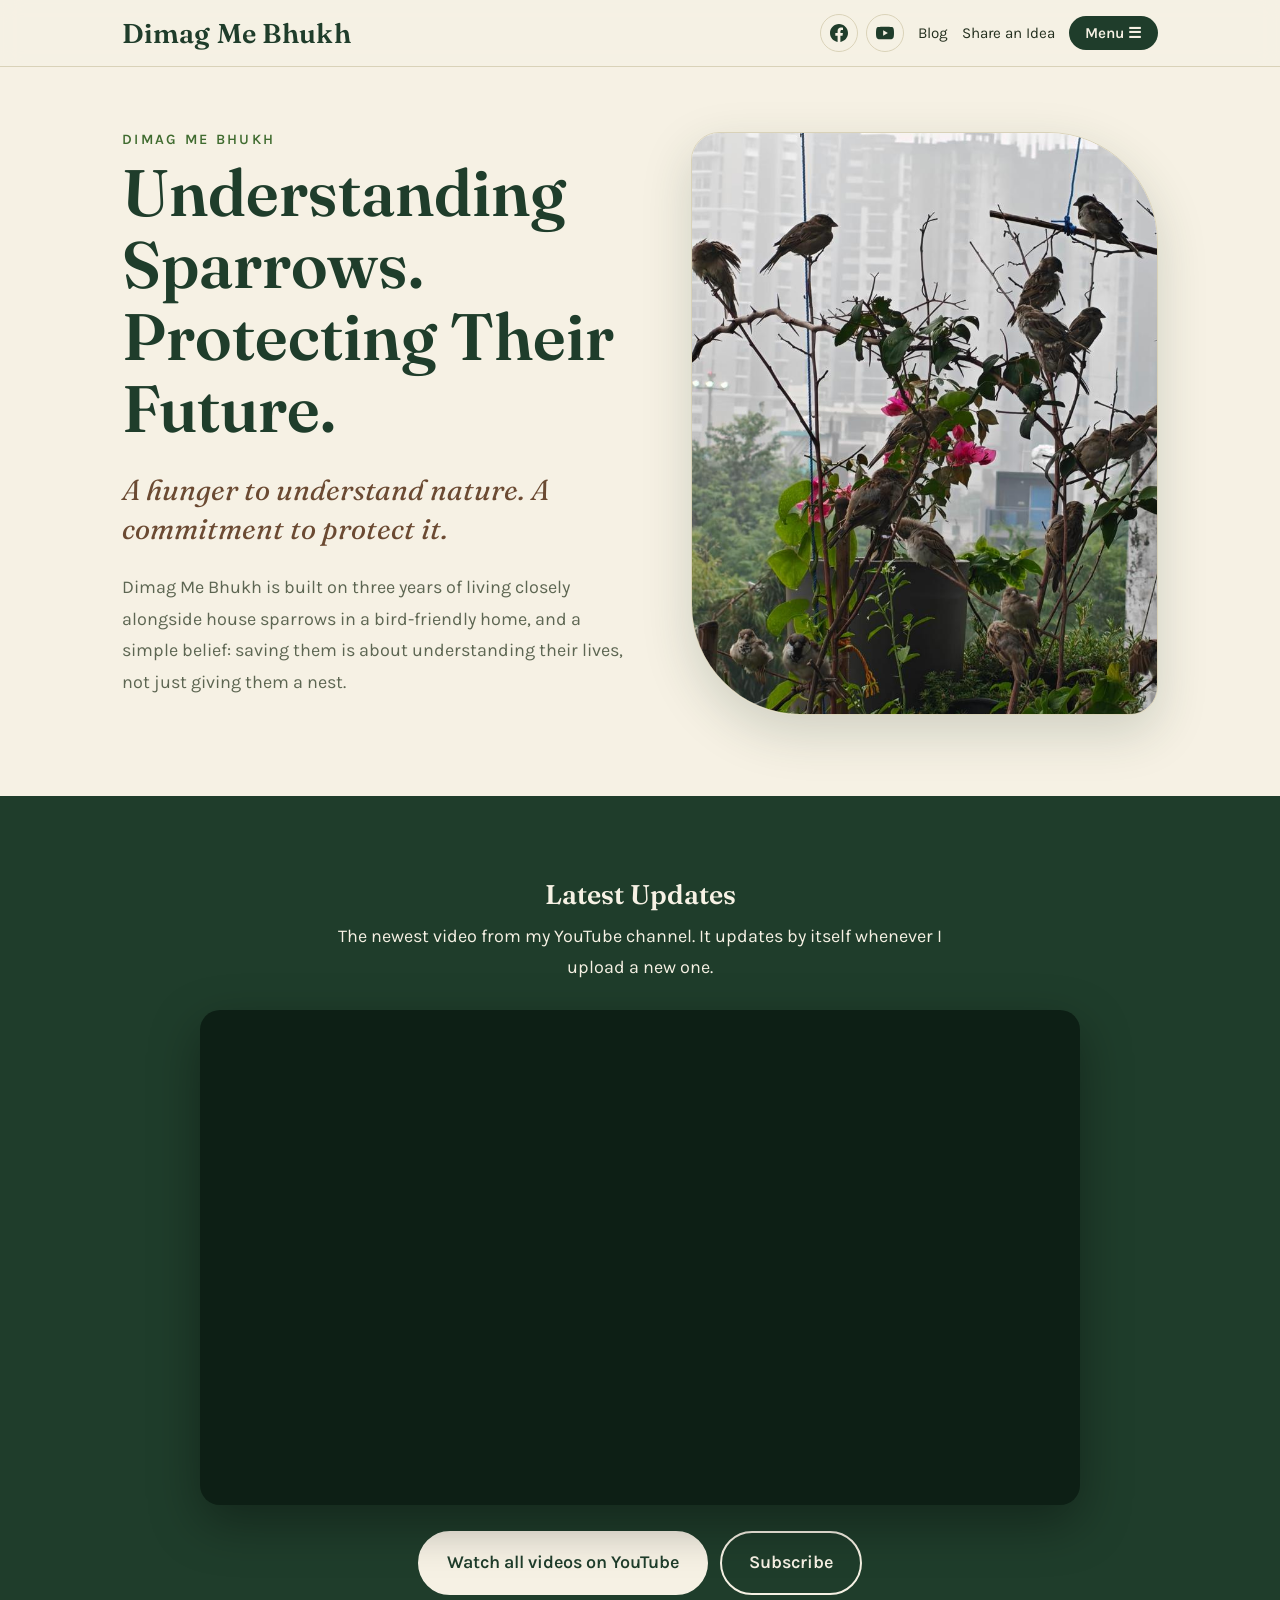
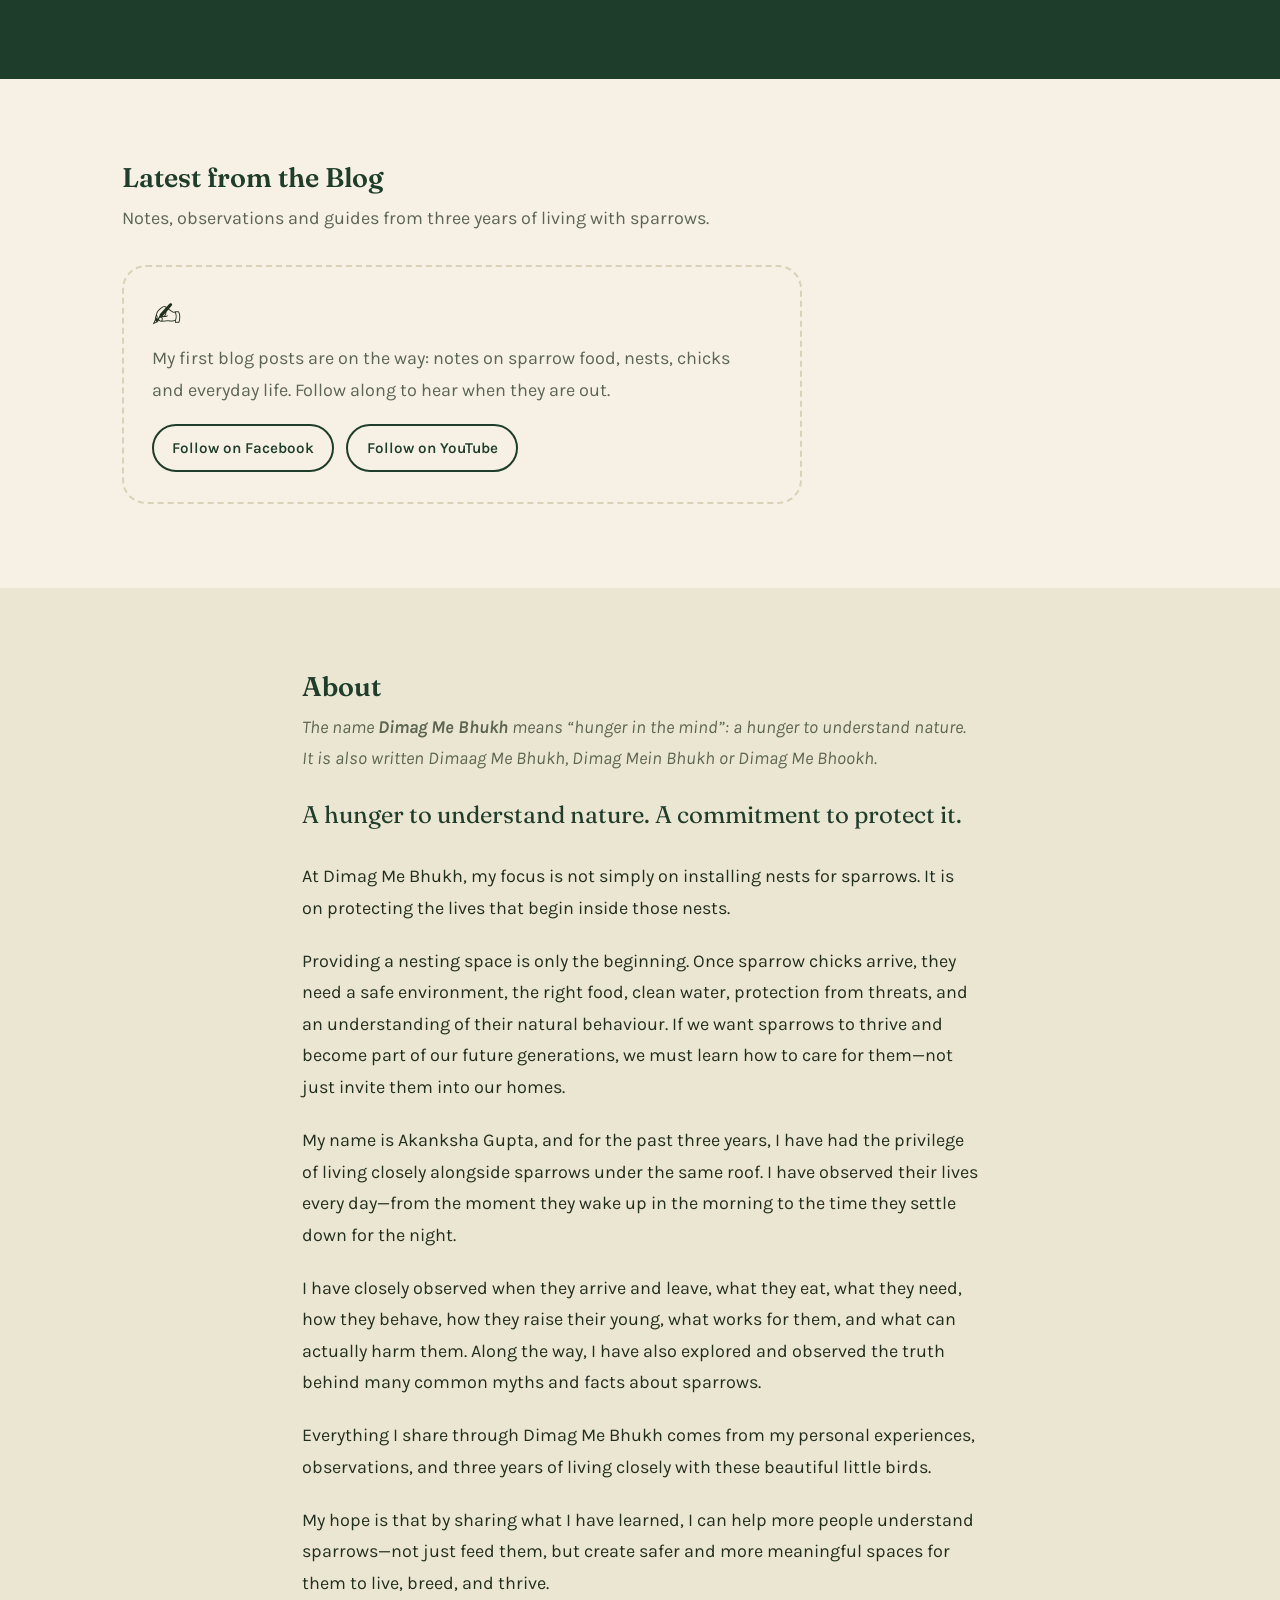
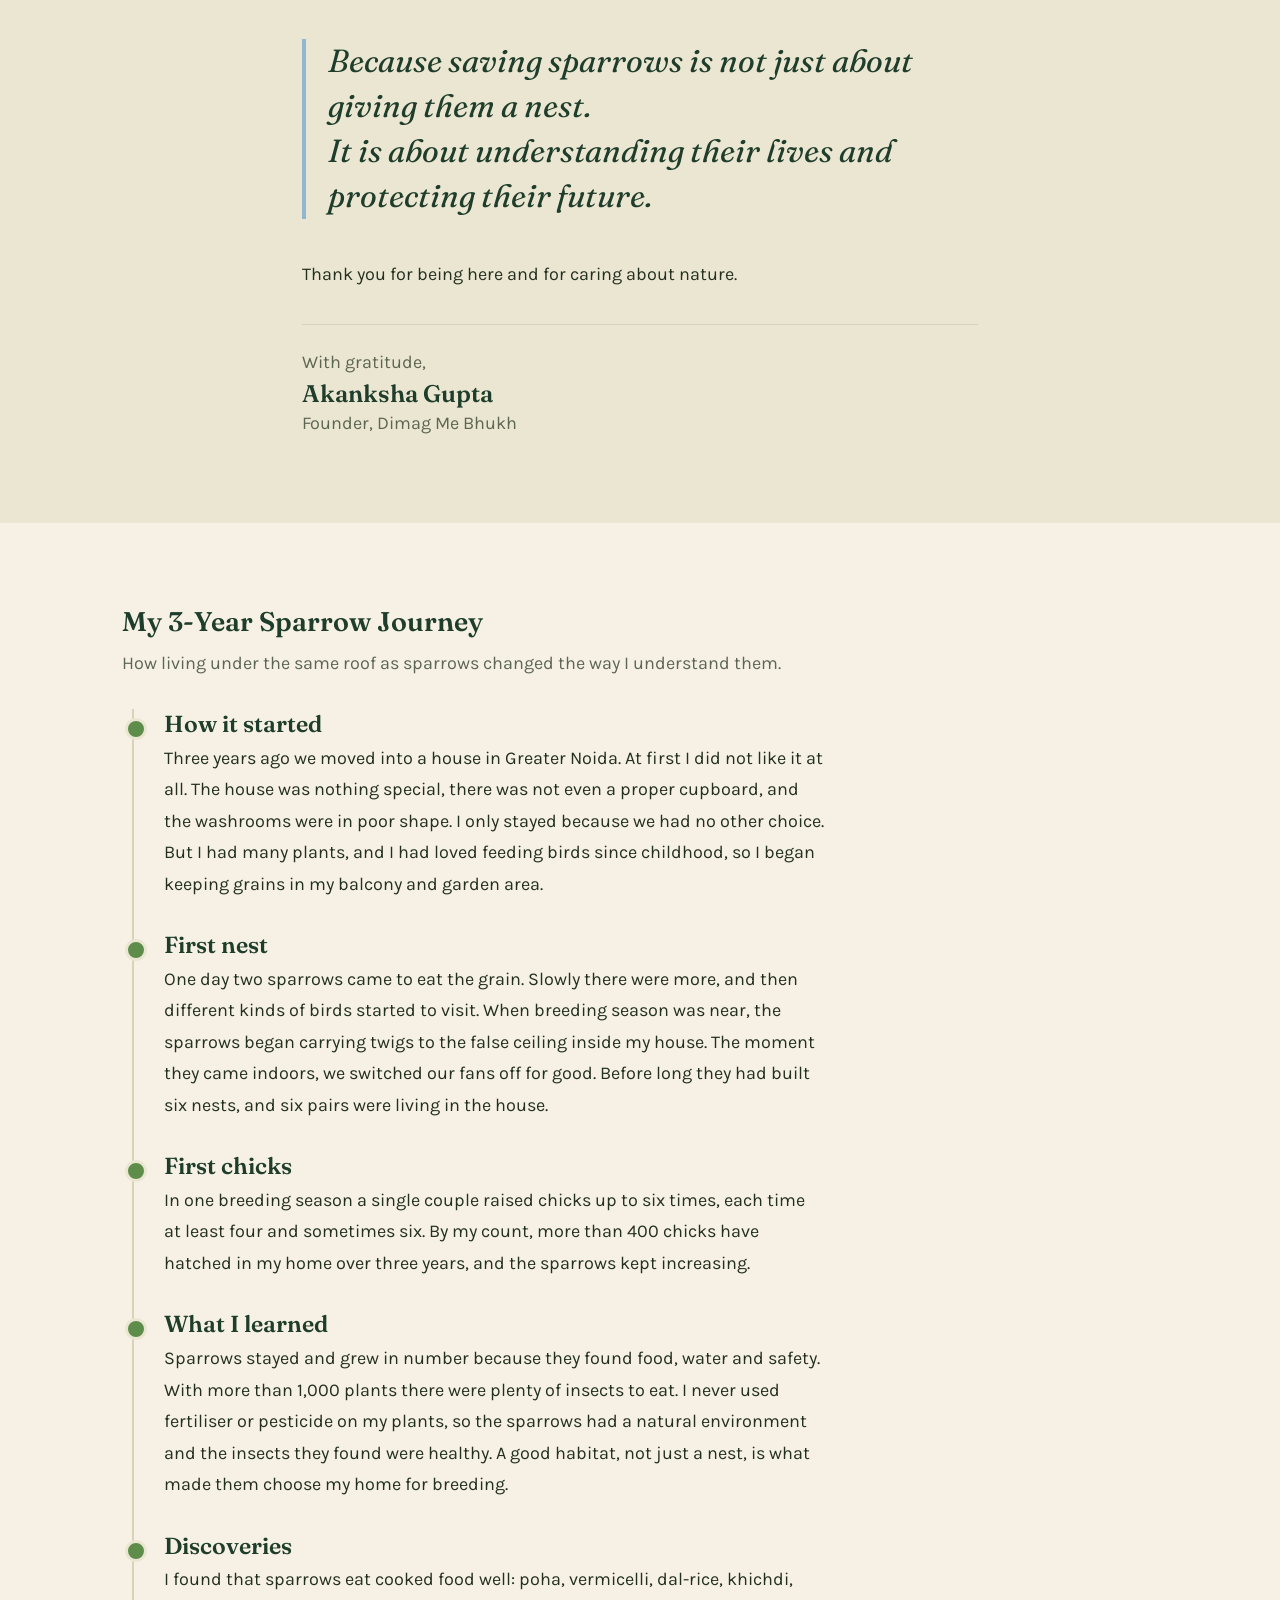
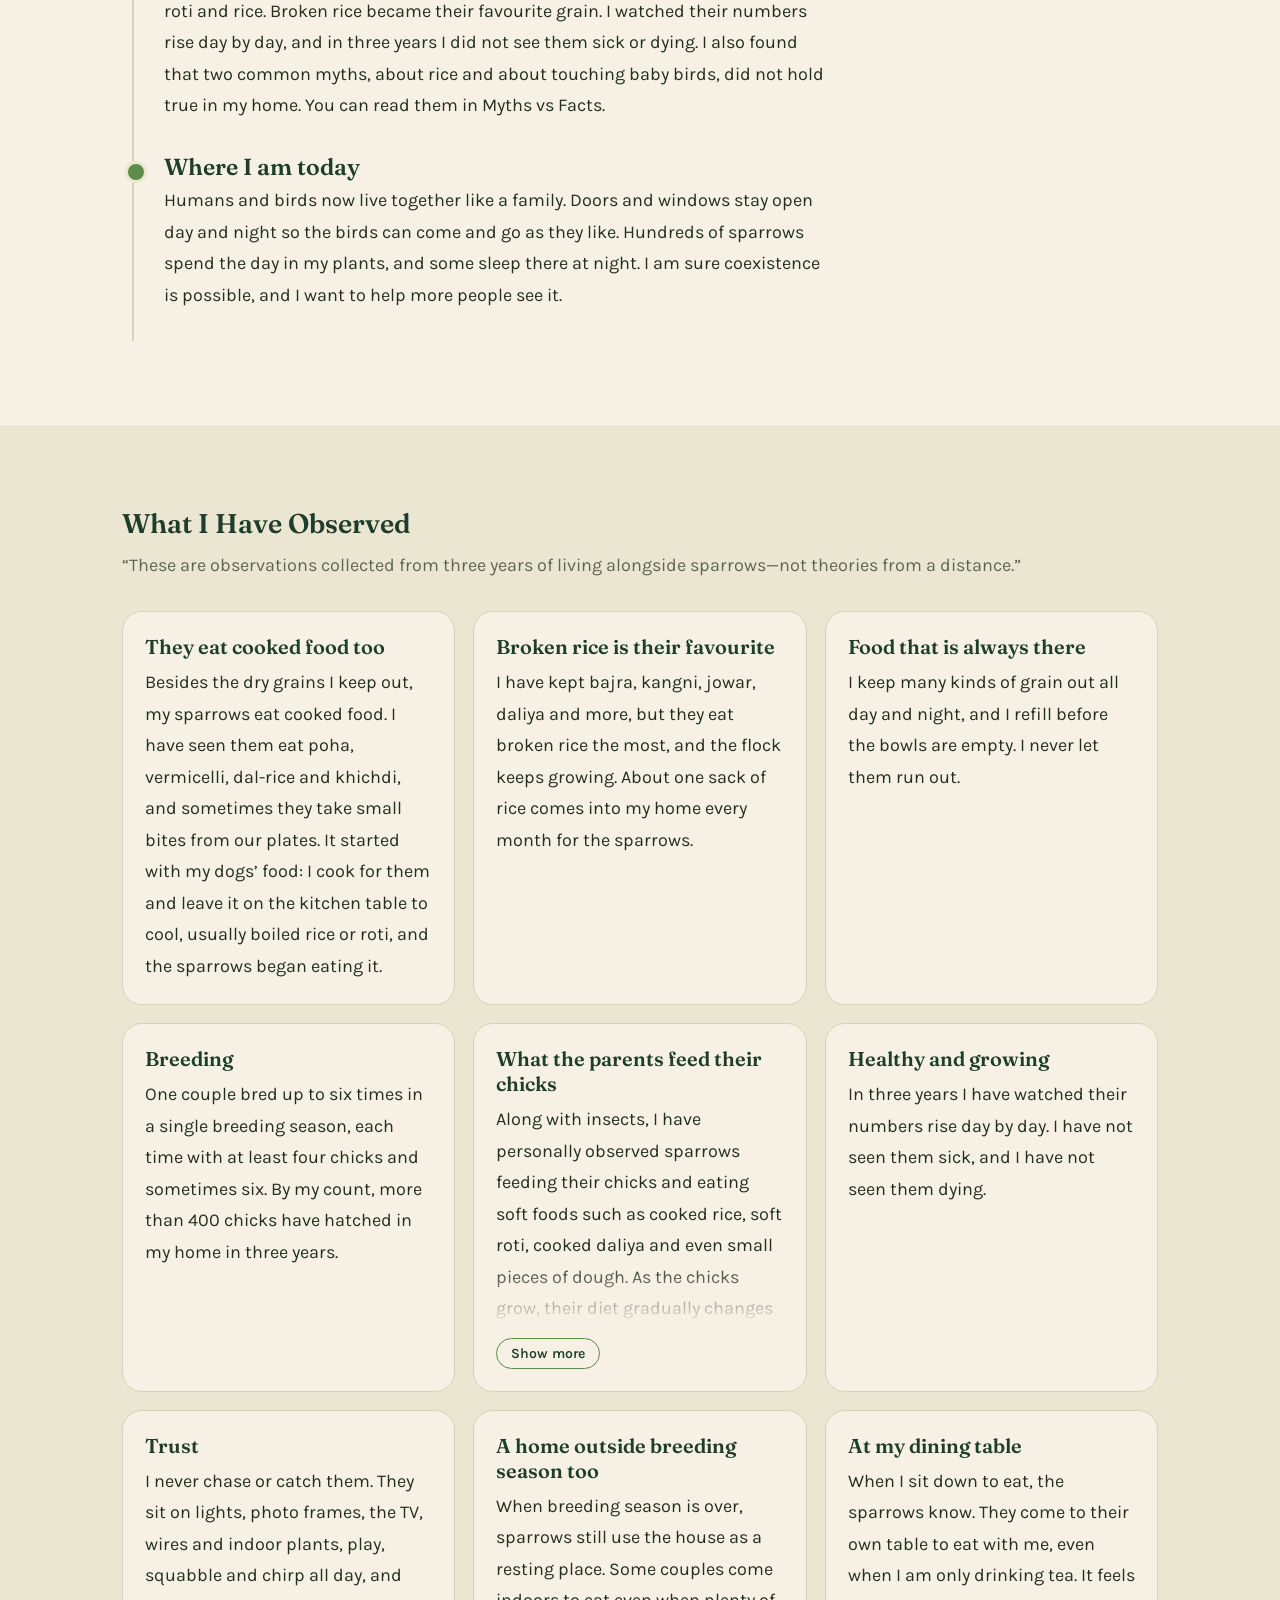
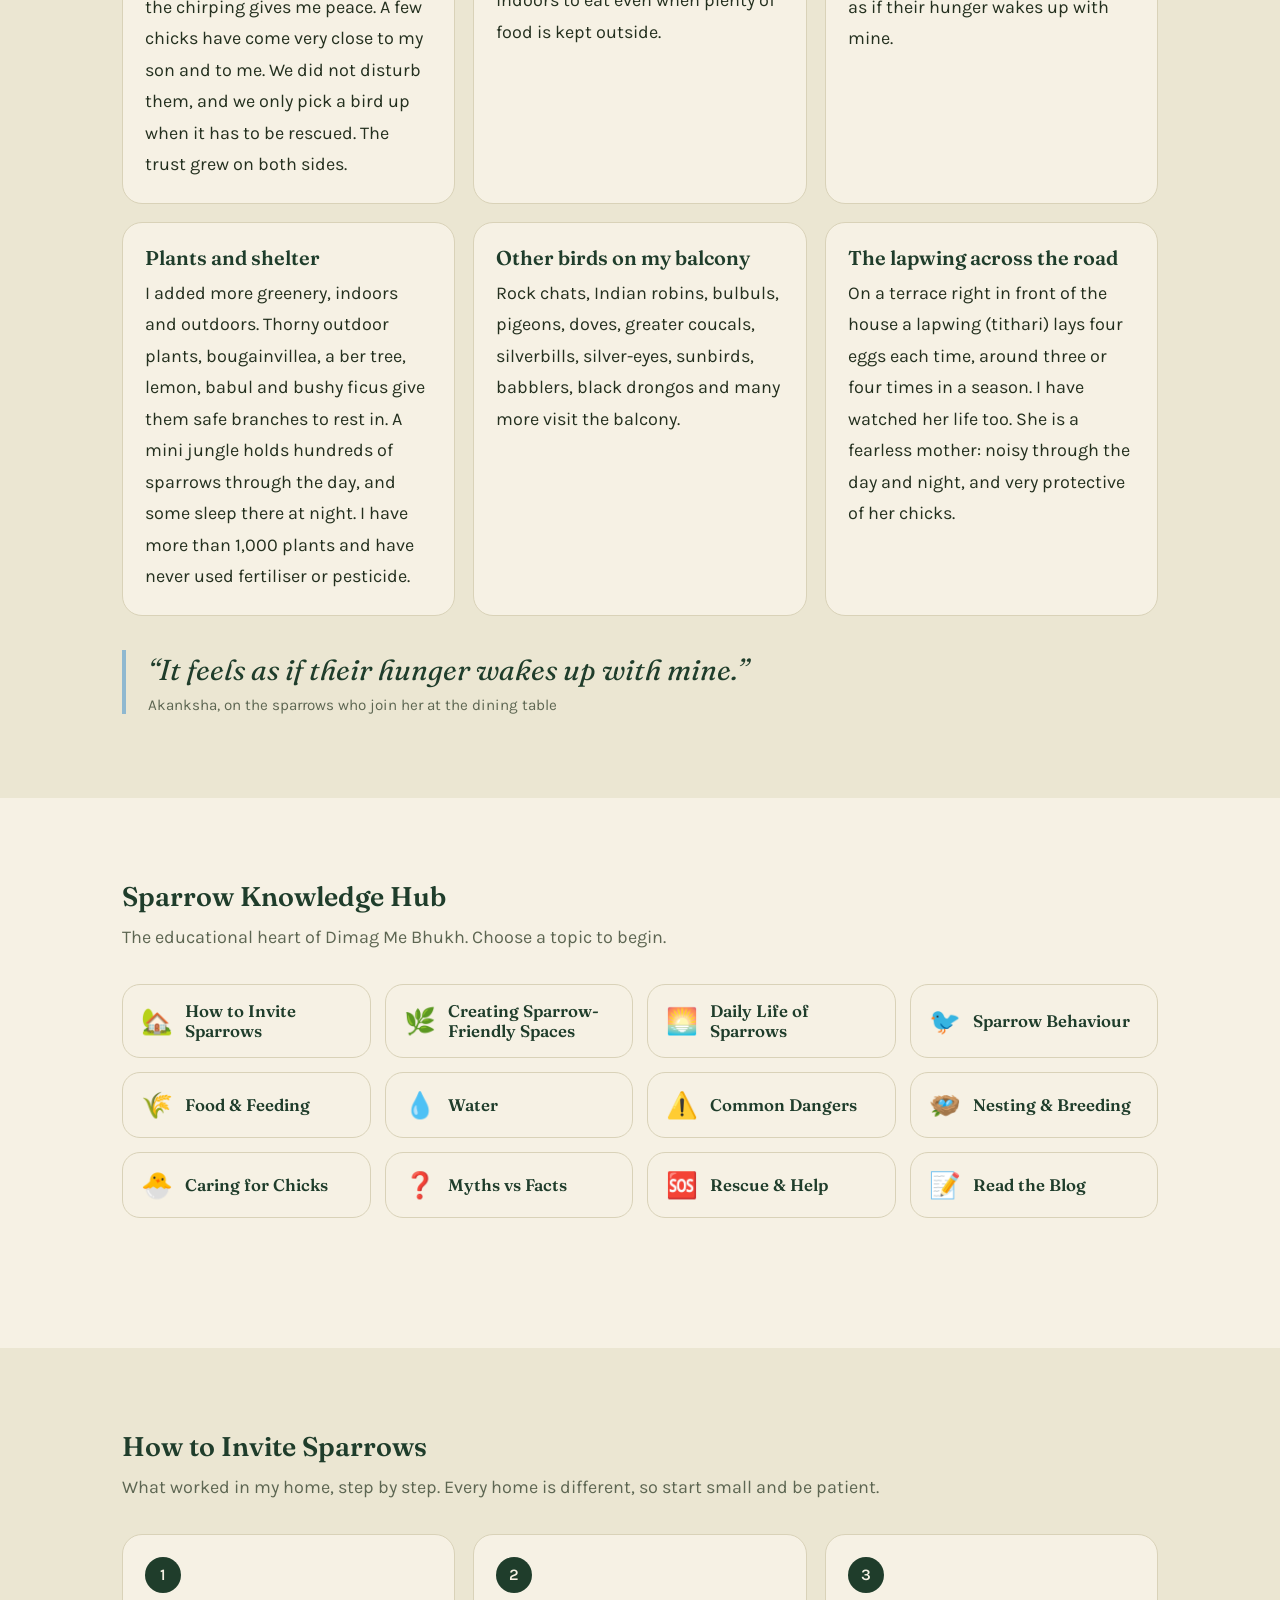
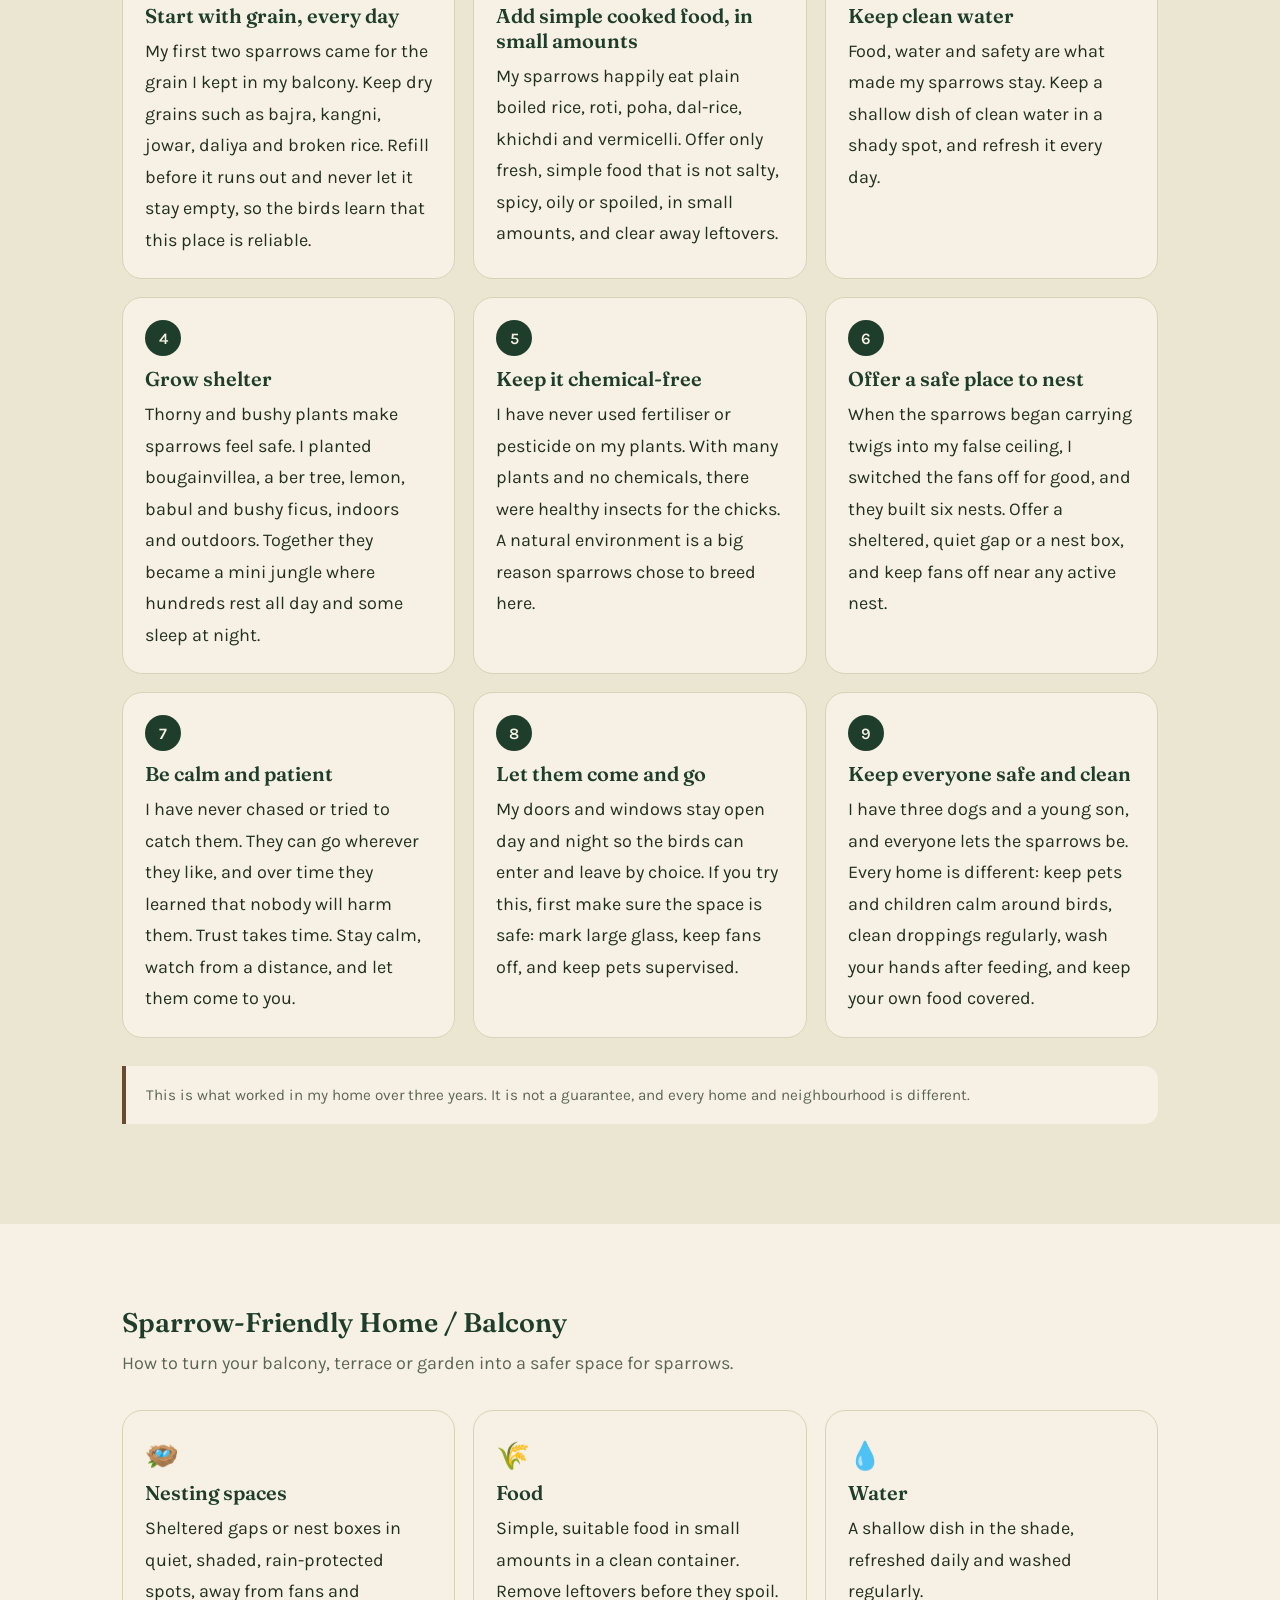
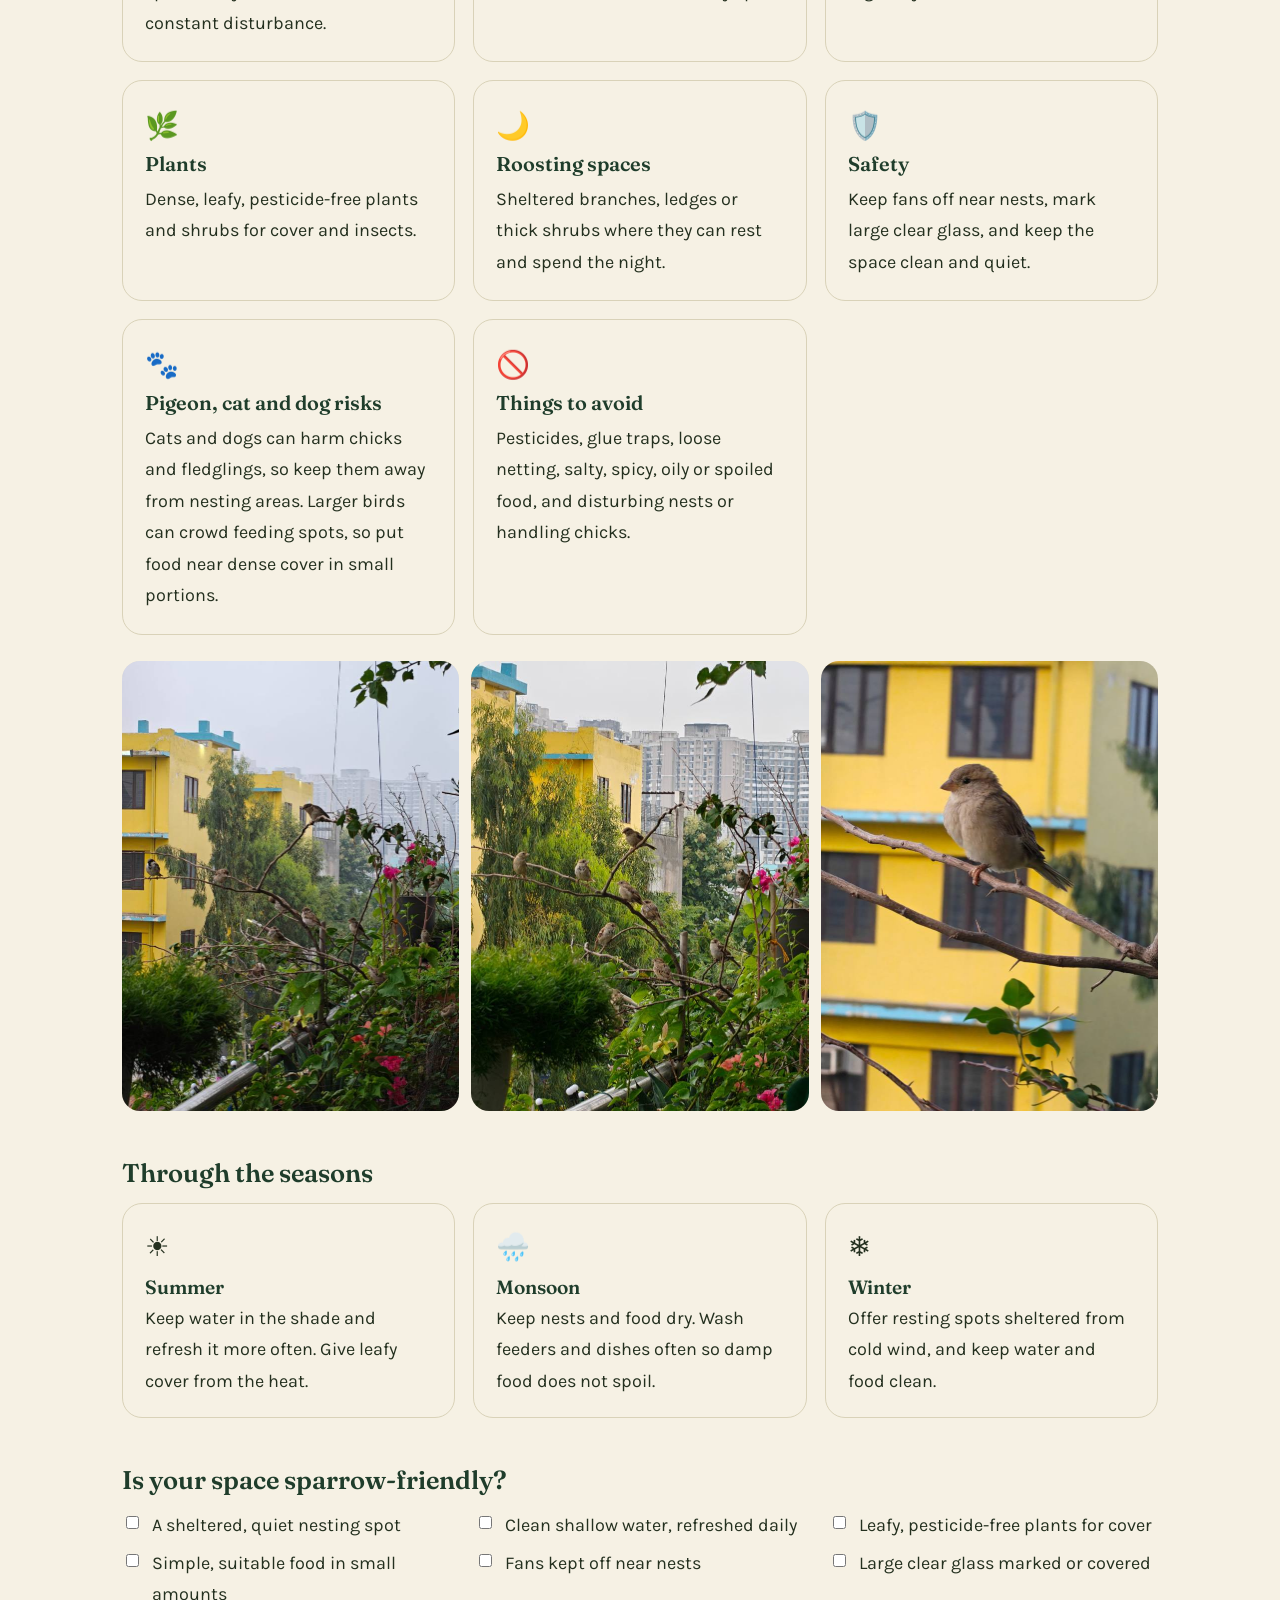
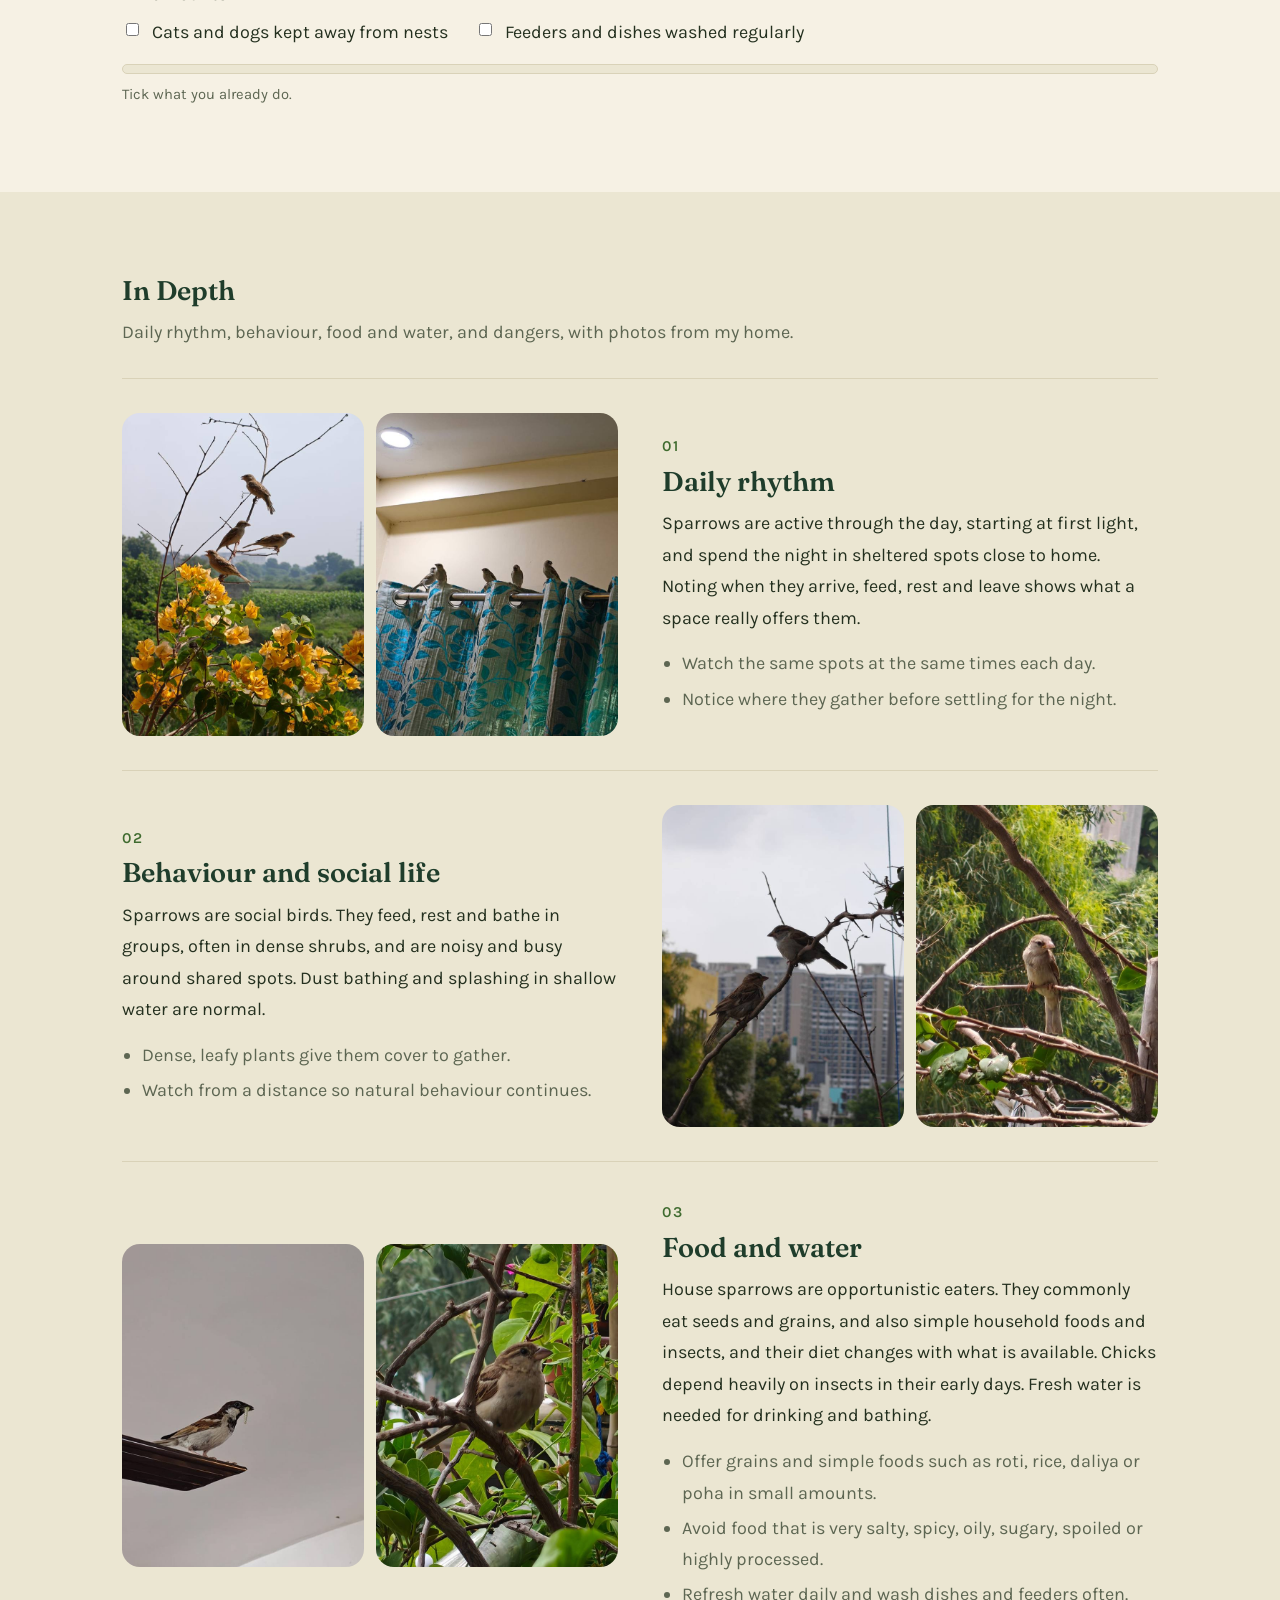
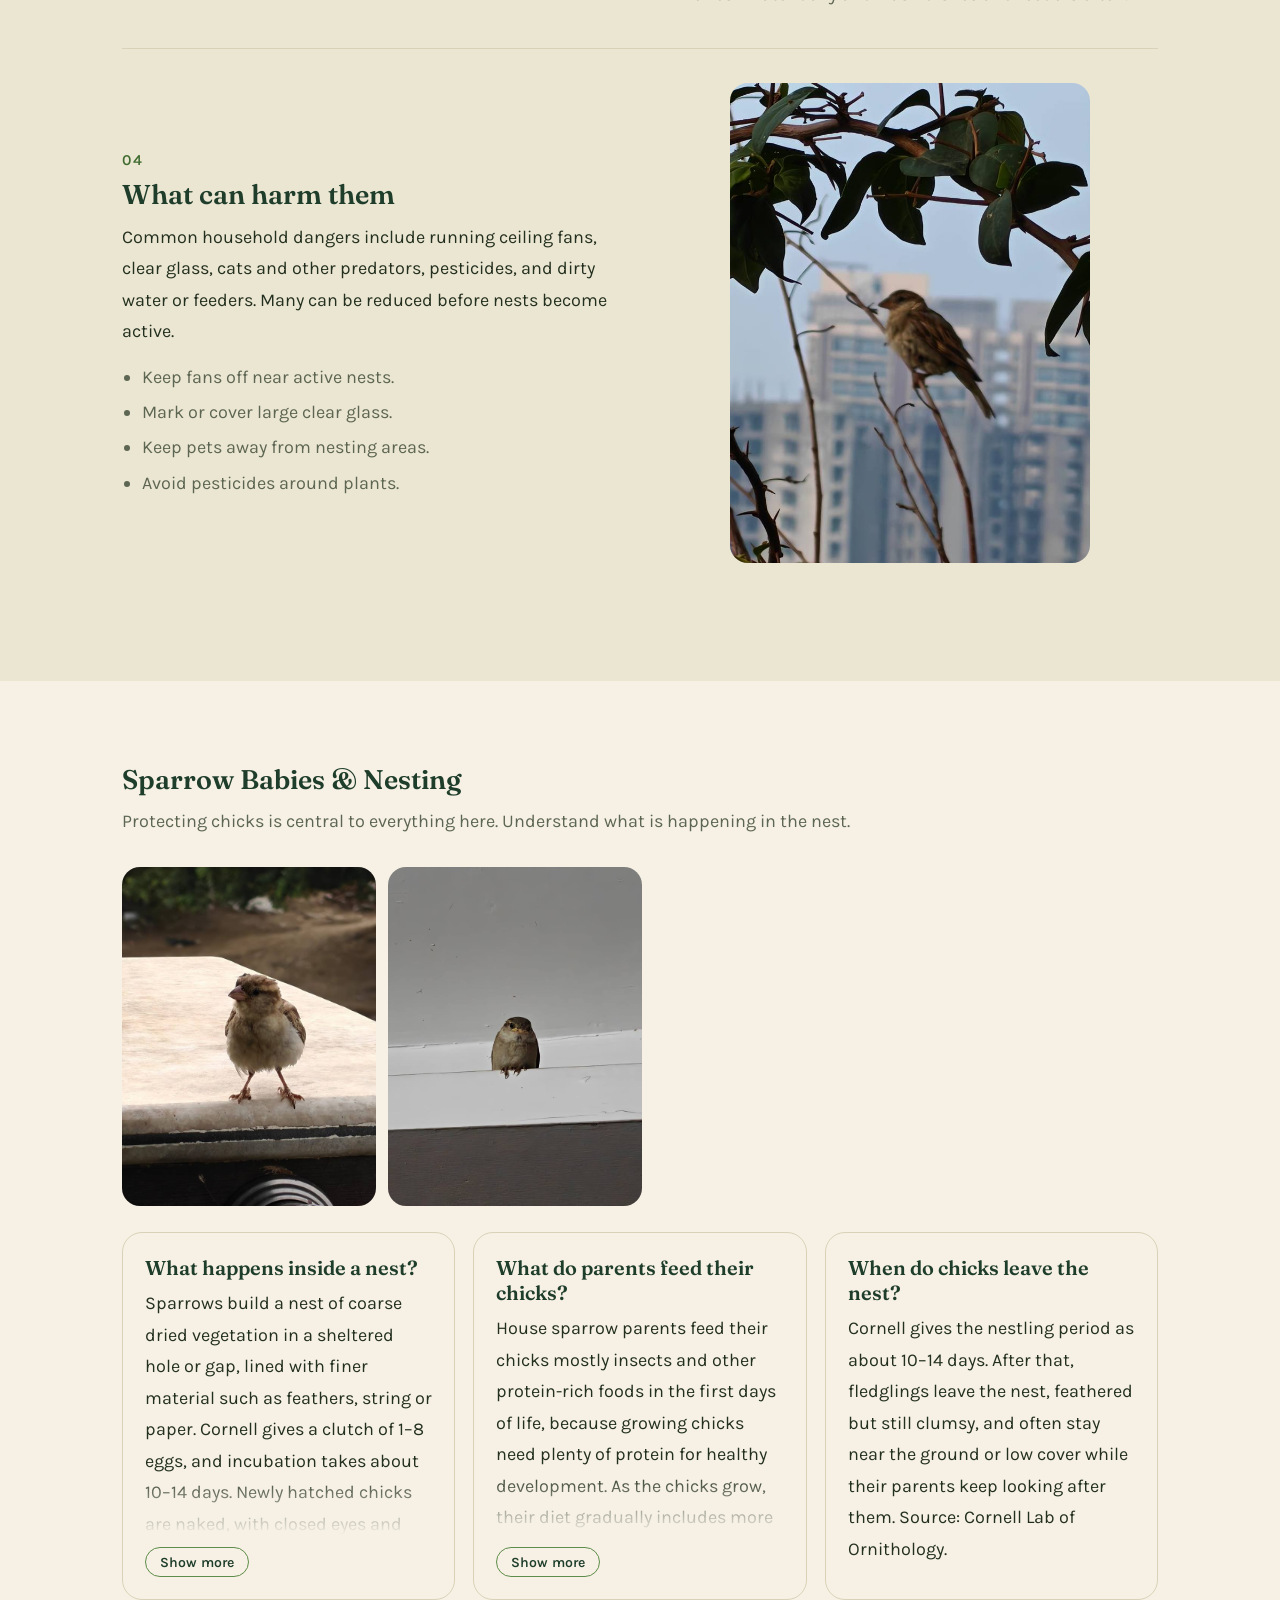
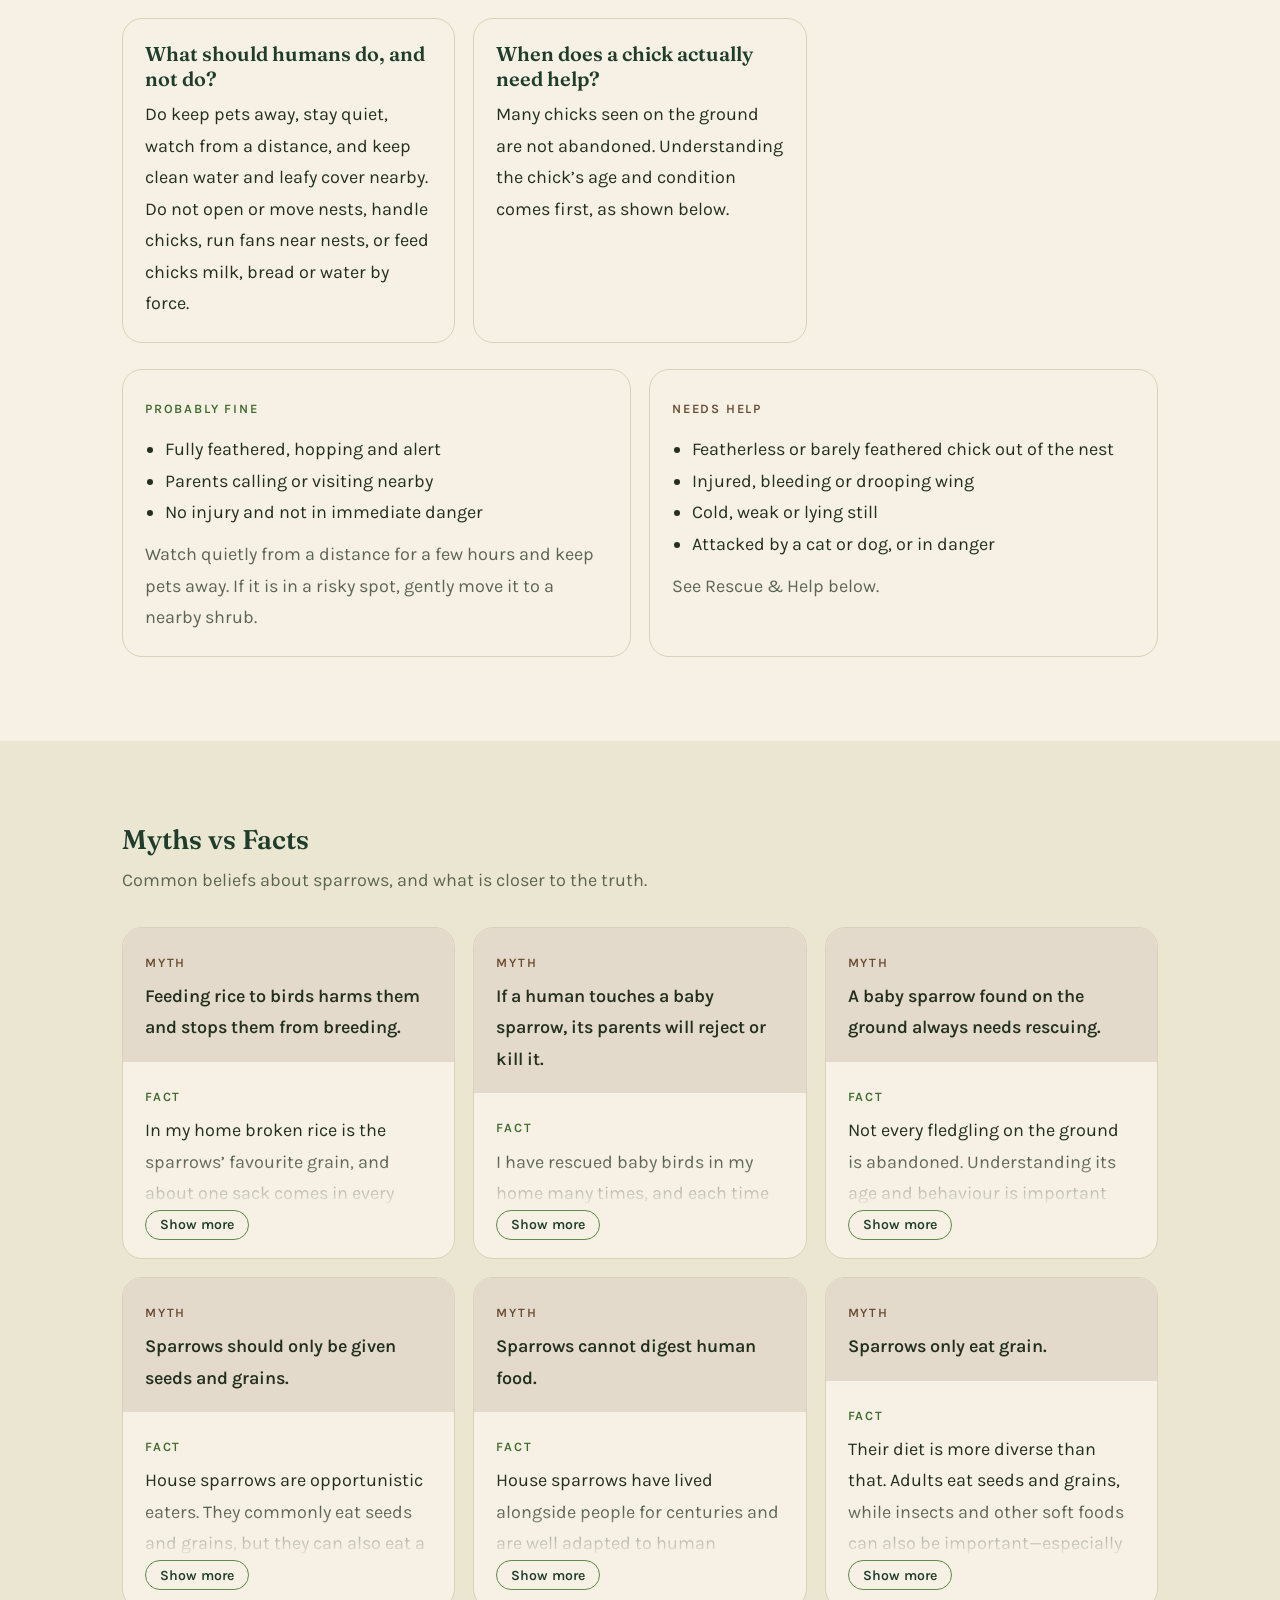
<file: index.html>
<!DOCTYPE html>
<html lang="en"><head><meta charset="utf-8"><meta name="viewport" content="width=device-width, initial-scale=1, viewport-fit=cover">
<title>Dimag Me Bhukh | Sparrows, Bird-Friendly Homes &amp; Nature</title>
<meta name="description" content="House sparrows, bird-friendly balconies and urban wildlife: real-life observations and practical tips from three years of living with sparrows.">
<link href="https://fonts.googleapis.com/css2?family=Fraunces:ital,opsz,wght@0,9..144,400;0,9..144,600;1,9..144,400&family=Karla:wght@400;600&display=swap" rel="stylesheet">
<link rel="stylesheet" href="style.css"><meta name="theme-color" content="#1f3d2b">
<link rel="icon" href="favicon.svg" type="image/svg+xml">
<meta property="og:type" content="website"><meta property="og:title" content="Dimag Me Bhukh | Sparrows, Bird-Friendly Homes &amp; Nature">
<meta property="og:description" content="House sparrows, bird-friendly balconies and urban wildlife: real-life observations and practical tips from three years of living with sparrows.">
<meta name="twitter:card" content="summary_large_image">
<script type="application/ld+json">{"@context":"https://schema.org","@type":"Organization","name":"Dimag Me Bhukh","alternateName":["Dimaag Me Bhukh","Dimag Mein Bhukh","Dimag Me Bhookh","DimagMeBhukh"],"founder":{"@type":"Person","name":"Akanksha Gupta"},"sameAs":["https://www.facebook.com/dimagmebhukh","https://www.youtube.com/@Dimagmebhukh"]}</script>
</head><body><a class="skip" href="#updates">Skip to content</a>
<nav><i id="prog"></i><div class="wrap"><a class="brand" href="#top">Dimag Me Bhukh</a><div class="l"><div class="socs"><a class="soc" href="https://www.facebook.com/dimagmebhukh" target="_blank" rel="noopener" aria-label="Facebook"><svg viewBox="0 0 24 24" aria-hidden="true"><path d="M24 12.073c0-6.627-5.373-12-12-12s-12 5.373-12 12c0 5.99 4.388 10.954 10.125 11.854v-8.385H7.078v-3.47h3.047V9.43c0-3.007 1.792-4.669 4.533-4.669 1.312 0 2.686.235 2.686.235v2.953H15.83c-1.491 0-1.956.925-1.956 1.874v2.25h3.328l-.532 3.47h-2.796v8.385C19.612 23.027 24 18.062 24 12.073z"/></svg></a><a class="soc" href="https://www.youtube.com/@Dimagmebhukh" target="_blank" rel="noopener" aria-label="YouTube"><svg viewBox="0 0 24 24" aria-hidden="true"><path d="M23.498 6.186a3.016 3.016 0 0 0-2.122-2.136C19.505 3.545 12 3.545 12 3.545s-7.505 0-9.377.505A3.017 3.017 0 0 0 .502 6.186C0 8.07 0 12 0 12s0 3.93.502 5.814a3.016 3.016 0 0 0 2.122 2.136c1.871.505 9.376.505 9.376.505s7.505 0 9.377-.505a3.015 3.015 0 0 0 2.122-2.136C24 15.93 24 12 24 12s0-3.93-.502-5.814zM9.545 15.568V8.432L15.818 12l-6.273 3.568z"/></svg></a></div><a class="h" href="#blog">Blog</a><a class="h" href="#idea">Share an Idea</a><button id="mb" class="menu-btn" type="button" aria-expanded="false" aria-controls="menu">Menu ☰</button></div></div><div id="menu" hidden><div class="mg"><a href="#top"><b>01</b> Home</a><a href="#updates"><b>02</b> Latest Updates</a><a href="#blog"><b>03</b> Blog</a><a href="#about"><b>04</b> About</a><a href="#journey"><b>05</b> My 3-Year Sparrow Journey</a><a href="#observed"><b>06</b> What I Have Observed</a><a href="#hub"><b>07</b> Sparrow Knowledge Hub</a><a href="#invite"><b>08</b> How to Invite Sparrows</a><a href="#balcony"><b>09</b> Sparrow-Friendly Home / Balcony</a><a href="#indepth"><b>10</b> In Depth: Daily Life of Sparrows</a><a href="#babies"><b>11</b> Sparrow Babies &amp; Nesting</a><a href="#myths"><b>12</b> Myths vs Facts</a><a href="#rescue"><b>13</b> Rescue &amp; Help</a><a href="#stories"><b>14</b> Stories from My Sparrow Family</a><a href="#connect"><b>15</b> On Social Media</a><a href="#idea"><b>16</b> Share Your Idea</a><a href="#contact"><b>17</b> Contact</a></div></div></nav>
<header class="hero" id="top"><div class="sky" id="sky" aria-hidden="true"><svg class="bird" viewBox="0 0 60 30"><path d="M4 18q12-14 26 0q14-14 26 0q-12-4-26 8q-14-12-26-8z" fill="currentColor"/></svg><svg class="bird" viewBox="0 0 60 30"><path d="M4 18q12-14 26 0q14-14 26 0q-12-4-26 8q-14-12-26-8z" fill="currentColor"/></svg><svg class="bird" viewBox="0 0 60 30"><path d="M4 18q12-14 26 0q14-14 26 0q-12-4-26 8q-14-12-26-8z" fill="currentColor"/></svg></div><div class="wrap"><div><p class="eye">Dimag Me Bhukh</p><h1>Understanding Sparrows. Protecting Their Future.</h1>
<p class="tag">A hunger to understand nature. A commitment to protect it.</p>
<p class="s">Dimag Me Bhukh is built on three years of living closely alongside house sparrows in a bird-friendly home, and a simple belief: saving them is about understanding their lives, not just giving them a nest.</p>
</div>
<figure><img src="images/hero-sparrows-on-shrub.jpg" alt="A flock of sparrows on a flowering shrub in the balcony garden"></figure></div></header>
<section id="updates" class="yt"><div class="wrap"><h2>Latest Updates</h2><p class="sub">The newest video from my YouTube channel. It updates by itself whenever I upload a new one.</p><div class="vframe"><iframe src="https://www.youtube-nocookie.com/embed/videoseries?list=UUWjcOHeTdqRZ84nXYEf_OMg" title="Latest video from Dimag Me Bhukh" loading="lazy" referrerpolicy="strict-origin-when-cross-origin" allow="accelerometer; autoplay; clipboard-write; encrypted-media; gyroscope; picture-in-picture; web-share" allowfullscreen></iframe></div><div class="row vbtns"><a class="btn" href="https://www.youtube.com/@Dimagmebhukh" target="_blank" rel="noopener">Watch all videos on YouTube</a><a class="btn alt" href="https://www.youtube.com/@Dimagmebhukh?sub_confirmation=1" target="_blank" rel="noopener">Subscribe</a></div></div></section>
<section id="blog"><div class="wrap"><h2>Latest from the Blog</h2><p class="sub">Notes, observations and guides from three years of living with sparrows.</p><div class="blogsoon"><span aria-hidden="true">✍️</span><p>My first blog posts are on the way: notes on sparrow food, nests, chicks and everyday life. Follow along to hear when they are out.</p><div class="row"><a class="btn alt" href="https://www.facebook.com/dimagmebhukh" target="_blank" rel="noopener">Follow on Facebook</a><a class="btn alt" href="https://www.youtube.com/@Dimagmebhukh" target="_blank" rel="noopener">Follow on YouTube</a></div></div></div></section>
<section id="about" class="note alt"><div class="wrap">
<h2>About</h2>
<p class="namenote">The name <b>Dimag Me Bhukh</b> means “hunger in the mind”: a hunger to understand nature. It is also written Dimaag Me Bhukh, Dimag Mein Bhukh or Dimag Me Bhookh.</p>
<p class="lead">A hunger to understand nature. A commitment to protect it.</p>
<p>At Dimag Me Bhukh, my focus is not simply on installing nests for sparrows. It is on protecting the lives that begin inside those nests.</p><p>Providing a nesting space is only the beginning. Once sparrow chicks arrive, they need a safe environment, the right food, clean water, protection from threats, and an understanding of their natural behaviour. If we want sparrows to thrive and become part of our future generations, we must learn how to care for them—not just invite them into our homes.</p><p>My name is Akanksha Gupta, and for the past three years, I have had the privilege of living closely alongside sparrows under the same roof. I have observed their lives every day—from the moment they wake up in the morning to the time they settle down for the night.</p><p>I have closely observed when they arrive and leave, what they eat, what they need, how they behave, how they raise their young, what works for them, and what can actually harm them. Along the way, I have also explored and observed the truth behind many common myths and facts about sparrows.</p><p>Everything I share through Dimag Me Bhukh comes from my personal experiences, observations, and three years of living closely with these beautiful little birds.</p><p>My hope is that by sharing what I have learned, I can help more people understand sparrows—not just feed them, but create safer and more meaningful spaces for them to live, breed, and thrive.</p>
<blockquote>Because saving sparrows is not just about giving them a nest.<br>It is about understanding their lives and protecting their future.</blockquote>
<p>Thank you for being here and for caring about nature.</p>
<div class="sig"><span>With gratitude,</span><b>Akanksha Gupta</b><span>Founder, Dimag Me Bhukh</span></div></div></section>
<section id="journey"><div class="wrap"><h2>My 3-Year Sparrow Journey</h2><p class="sub">How living under the same roof as sparrows changed the way I understand them.</p><ol class="tl"><li><h3>How it started</h3><p>Three years ago we moved into a house in Greater Noida. At first I did not like it at all. The house was nothing special, there was not even a proper cupboard, and the washrooms were in poor shape. I only stayed because we had no other choice. But I had many plants, and I had loved feeding birds since childhood, so I began keeping grains in my balcony and garden area.</p></li><li><h3>First nest</h3><p>One day two sparrows came to eat the grain. Slowly there were more, and then different kinds of birds started to visit. When breeding season was near, the sparrows began carrying twigs to the false ceiling inside my house. The moment they came indoors, we switched our fans off for good. Before long they had built six nests, and six pairs were living in the house.</p></li><li><h3>First chicks</h3><p>In one breeding season a single couple raised chicks up to six times, each time at least four and sometimes six. By my count, more than 400 chicks have hatched in my home over three years, and the sparrows kept increasing.</p></li><li><h3>What I learned</h3><p>Sparrows stayed and grew in number because they found food, water and safety. With more than 1,000 plants there were plenty of insects to eat. I never used fertiliser or pesticide on my plants, so the sparrows had a natural environment and the insects they found were healthy. A good habitat, not just a nest, is what made them choose my home for breeding.</p></li><li><h3>Discoveries</h3><p>I found that sparrows eat cooked food well: poha, vermicelli, dal-rice, khichdi, roti and rice. Broken rice became their favourite grain. I watched their numbers rise day by day, and in three years I did not see them sick or dying. I also found that two common myths, about rice and about touching baby birds, did not hold true in my home. You can read them in Myths vs Facts.</p></li><li><h3>Where I am today</h3><p>Humans and birds now live together like a family. Doors and windows stay open day and night so the birds can come and go as they like. Hundreds of sparrows spend the day in my plants, and some sleep there at night. I am sure coexistence is possible, and I want to help more people see it.</p></li></ol></div></section>
<section id="observed" class="alt"><div class="wrap"><h2>What I Have Observed</h2><p class="sub">“These are observations collected from three years of living alongside sparrows—not theories from a distance.”</p><div class="og"><div class="oc"><h3>They eat cooked food too</h3><p>Besides the dry grains I keep out, my sparrows eat cooked food. I have seen them eat poha, vermicelli, dal-rice and khichdi, and sometimes they take small bites from our plates. It started with my dogs’ food: I cook for them and leave it on the kitchen table to cool, usually boiled rice or roti, and the sparrows began eating it.</p></div><div class="oc"><h3>Broken rice is their favourite</h3><p>I have kept bajra, kangni, jowar, daliya and more, but they eat broken rice the most, and the flock keeps growing. About one sack of rice comes into my home every month for the sparrows.</p></div><div class="oc"><h3>Food that is always there</h3><p>I keep many kinds of grain out all day and night, and I refill before the bowls are empty. I never let them run out.</p></div><div class="oc"><h3>Breeding</h3><p>One couple bred up to six times in a single breeding season, each time with at least four chicks and sometimes six. By my count, more than 400 chicks have hatched in my home in three years.</p></div><div class="oc"><h3>What the parents feed their chicks</h3><p>Along with insects, I have personally observed sparrows feeding their chicks and eating soft foods such as cooked rice, soft roti, cooked daliya and even small pieces of dough. As the chicks grow, their diet gradually changes and includes more seeds and grains.</p><p>In three years I have watched many broods grow, develop feathers and eventually leave their nests. I have seen chicks grow healthy and strong in an environment where their parents had access to insects, grains and the soft cooked foods I offered.</p><p>These foods were part of the feeding environment in which many chicks in my home grew successfully. However, this does not establish that these foods alone meet every chick’s nutritional needs. Insects and other suitable natural prey remain especially important for growing sparrows.</p></div><div class="oc"><h3>Healthy and growing</h3><p>In three years I have watched their numbers rise day by day. I have not seen them sick, and I have not seen them dying.</p></div><div class="oc"><h3>Trust</h3><p>I never chase or catch them. They sit on lights, photo frames, the TV, wires and indoor plants, play, squabble and chirp all day, and the chirping gives me peace. A few chicks have come very close to my son and to me. We did not disturb them, and we only pick a bird up when it has to be rescued. The trust grew on both sides.</p></div><div class="oc"><h3>A home outside breeding season too</h3><p>When breeding season is over, sparrows still use the house as a resting place. Some couples come indoors to eat even when plenty of food is kept outside.</p></div><div class="oc"><h3>At my dining table</h3><p>When I sit down to eat, the sparrows know. They come to their own table to eat with me, even when I am only drinking tea. It feels as if their hunger wakes up with mine.</p></div><div class="oc"><h3>Plants and shelter</h3><p>I added more greenery, indoors and outdoors. Thorny outdoor plants, bougainvillea, a ber tree, lemon, babul and bushy ficus give them safe branches to rest in. A mini jungle holds hundreds of sparrows through the day, and some sleep there at night. I have more than 1,000 plants and have never used fertiliser or pesticide.</p></div><div class="oc"><h3>Other birds on my balcony</h3><p>Rock chats, Indian robins, bulbuls, pigeons, doves, greater coucals, silverbills, silver-eyes, sunbirds, babblers, black drongos and many more visit the balcony.</p></div><div class="oc"><h3>The lapwing across the road</h3><p>On a terrace right in front of the house a lapwing (tithari) lays four eggs each time, around three or four times in a season. I have watched her life too. She is a fearless mother: noisy through the day and night, and very protective of her chicks.</p></div></div><blockquote class="pq">“It feels as if their hunger wakes up with mine.”<span>Akanksha, on the sparrows who join her at the dining table</span></blockquote></div></section>
<section id="hub"><div class="wrap"><h2>Sparrow Knowledge Hub</h2><p class="sub">The educational heart of Dimag Me Bhukh. Choose a topic to begin.</p><div class="hc"><a href="#invite"><span>🏡</span>How to Invite Sparrows</a><a href="#balcony"><span>🌿</span>Creating Sparrow-Friendly Spaces</a><a href="#t-rhythm"><span>🌅</span>Daily Life of Sparrows</a><a href="#t-behaviour"><span>🐦</span>Sparrow Behaviour</a><a href="#t-food"><span>🌾</span>Food &amp; Feeding</a><a href="#t-food"><span>💧</span>Water</a><a href="#t-harm"><span>⚠️</span>Common Dangers</a><a href="#babies"><span>🪺</span>Nesting &amp; Breeding</a><a href="#babies"><span>🐣</span>Caring for Chicks</a><a href="#myths"><span>❓</span>Myths vs Facts</a><a href="#rescue"><span>🆘</span>Rescue &amp; Help</a><a href="#blog"><span>📝</span>Read the Blog</a></div></div></section>
<section id="invite" class="alt"><div class="wrap"><h2>How to Invite Sparrows</h2><p class="sub">What worked in my home, step by step. Every home is different, so start small and be patient.</p><ol class="steps"><li class="stp"><h3>Start with grain, every day</h3><p>My first two sparrows came for the grain I kept in my balcony. Keep dry grains such as bajra, kangni, jowar, daliya and broken rice. Refill before it runs out and never let it stay empty, so the birds learn that this place is reliable.</p></li><li class="stp"><h3>Add simple cooked food, in small amounts</h3><p>My sparrows happily eat plain boiled rice, roti, poha, dal-rice, khichdi and vermicelli. Offer only fresh, simple food that is not salty, spicy, oily or spoiled, in small amounts, and clear away leftovers.</p></li><li class="stp"><h3>Keep clean water</h3><p>Food, water and safety are what made my sparrows stay. Keep a shallow dish of clean water in a shady spot, and refresh it every day.</p></li><li class="stp"><h3>Grow shelter</h3><p>Thorny and bushy plants make sparrows feel safe. I planted bougainvillea, a ber tree, lemon, babul and bushy ficus, indoors and outdoors. Together they became a mini jungle where hundreds rest all day and some sleep at night.</p></li><li class="stp"><h3>Keep it chemical-free</h3><p>I have never used fertiliser or pesticide on my plants. With many plants and no chemicals, there were healthy insects for the chicks. A natural environment is a big reason sparrows chose to breed here.</p></li><li class="stp"><h3>Offer a safe place to nest</h3><p>When the sparrows began carrying twigs into my false ceiling, I switched the fans off for good, and they built six nests. Offer a sheltered, quiet gap or a nest box, and keep fans off near any active nest.</p></li><li class="stp"><h3>Be calm and patient</h3><p>I have never chased or tried to catch them. They can go wherever they like, and over time they learned that nobody will harm them. Trust takes time. Stay calm, watch from a distance, and let them come to you.</p></li><li class="stp"><h3>Let them come and go</h3><p>My doors and windows stay open day and night so the birds can enter and leave by choice. If you try this, first make sure the space is safe: mark large glass, keep fans off, and keep pets supervised.</p></li><li class="stp"><h3>Keep everyone safe and clean</h3><p>I have three dogs and a young son, and everyone lets the sparrows be. Every home is different: keep pets and children calm around birds, clean droppings regularly, wash your hands after feeding, and keep your own food covered.</p></li></ol><p class="disc">This is what worked in my home over three years. It is not a guarantee, and every home and neighbourhood is different.</p></div></section>
<section id="balcony"><div class="wrap"><h2>Sparrow-Friendly Home / Balcony</h2><p class="sub">How to turn your balcony, terrace or garden into a safer space for sparrows.</p><div class="bg"><div class="bc"><span>🪺</span><h3>Nesting spaces</h3><p>Sheltered gaps or nest boxes in quiet, shaded, rain-protected spots, away from fans and constant disturbance.</p></div><div class="bc"><span>🌾</span><h3>Food</h3><p>Simple, suitable food in small amounts in a clean container. Remove leftovers before they spoil.</p></div><div class="bc"><span>💧</span><h3>Water</h3><p>A shallow dish in the shade, refreshed daily and washed regularly.</p></div><div class="bc"><span>🌿</span><h3>Plants</h3><p>Dense, leafy, pesticide-free plants and shrubs for cover and insects.</p></div><div class="bc"><span>🌙</span><h3>Roosting spaces</h3><p>Sheltered branches, ledges or thick shrubs where they can rest and spend the night.</p></div><div class="bc"><span>🛡️</span><h3>Safety</h3><p>Keep fans off near nests, mark large clear glass, and keep the space clean and quiet.</p></div><div class="bc"><span>🐾</span><h3>Pigeon, cat and dog risks</h3><p>Cats and dogs can harm chicks and fledglings, so keep them away from nesting areas. Larger birds can crowd feeding spots, so put food near dense cover in small portions.</p></div><div class="bc"><span>🚫</span><h3>Things to avoid</h3><p>Pesticides, glue traps, loose netting, salty, spicy, oily or spoiled food, and disturbing nests or handling chicks.</p></div></div><div class="pics three"><button class="ph" aria-label="Open photo: Sparrows and flowering plants in the balcony garden"><img loading="lazy" src="images/balcony-garden.jpg" alt="Sparrows and flowering plants in the balcony garden"></button><button class="ph" aria-label="Open photo: Sparrows perched among flowering plants on the balcony"><img loading="lazy" src="images/balcony-flowering-plants.jpg" alt="Sparrows perched among flowering plants on the balcony"></button><button class="ph" aria-label="Open photo: A sparrow on a branch in front of a yellow building"><img loading="lazy" src="images/balcony-yellow-building.jpg" alt="A sparrow on a branch in front of a yellow building"></button></div><h3 class="in2">Through the seasons</h3><div class="seasons"><div class="sn"><span>☀️</span><h4>Summer</h4><p>Keep water in the shade and refresh it more often. Give leafy cover from the heat.</p></div><div class="sn"><span>🌧️</span><h4>Monsoon</h4><p>Keep nests and food dry. Wash feeders and dishes often so damp food does not spoil.</p></div><div class="sn"><span>❄️</span><h4>Winter</h4><p>Offer resting spots sheltered from cold wind, and keep water and food clean.</p></div></div>
<h3 class="in2">Is your space sparrow-friendly?</h3><div id="chk2" class="chkl"><label><input type="checkbox"> A sheltered, quiet nesting spot</label><label><input type="checkbox"> Clean shallow water, refreshed daily</label><label><input type="checkbox"> Leafy, pesticide-free plants for cover</label><label><input type="checkbox"> Simple, suitable food in small amounts</label><label><input type="checkbox"> Fans kept off near nests</label><label><input type="checkbox"> Large clear glass marked or covered</label><label><input type="checkbox"> Cats and dogs kept away from nests</label><label><input type="checkbox"> Feeders and dishes washed regularly</label></div><div class="meter2"><i id="mt2"></i></div><p class="fnote" id="mr2">Tick what you already do.</p></div></section>
<section id="indepth" class="alt"><div class="wrap"><h2>In Depth</h2><p class="sub">Daily rhythm, behaviour, food and water, and dangers, with photos from my home.</p><div class="topic" id="t-rhythm"><div><span class="num">01</span><h3>Daily rhythm</h3><p>Sparrows are active through the day, starting at first light, and spend the night in sheltered spots close to home. Noting when they arrive, feed, rest and leave shows what a space really offers them.</p><ul><li>Watch the same spots at the same times each day.</li><li>Notice where they gather before settling for the night.</li></ul></div><div class="pics"><button class="ph" aria-label="Open photo: Sparrows on bare branches above yellow flowers"><img loading="lazy" src="images/daily-rhythm-yellow-flowers.jpg" alt="Sparrows on bare branches above yellow flowers"></button><button class="ph" aria-label="Open photo: Sparrows lined up on a curtain rod indoors"><img loading="lazy" src="images/daily-rhythm-curtain-rod.jpg" alt="Sparrows lined up on a curtain rod indoors"></button></div></div><div class="topic" id="t-behaviour"><div><span class="num">02</span><h3>Behaviour and social life</h3><p>Sparrows are social birds. They feed, rest and bathe in groups, often in dense shrubs, and are noisy and busy around shared spots. Dust bathing and splashing in shallow water are normal.</p><ul><li>Dense, leafy plants give them cover to gather.</li><li>Watch from a distance so natural behaviour continues.</li></ul></div><div class="pics"><button class="ph" aria-label="Open photo: Two sparrows on a branch"><img loading="lazy" src="images/behaviour-two-sparrows.jpg" alt="Two sparrows on a branch"></button><button class="ph" aria-label="Open photo: A sparrow resting on a branch in the greenery"><img loading="lazy" src="images/behaviour-greenery.jpg" alt="A sparrow resting on a branch in the greenery"></button></div></div><div class="topic" id="t-food"><div><span class="num">03</span><h3>Food and water</h3><p>House sparrows are opportunistic eaters. They commonly eat seeds and grains, and also simple household foods and insects, and their diet changes with what is available. Chicks depend heavily on insects in their early days. Fresh water is needed for drinking and bathing.</p><ul><li>Offer grains and simple foods such as roti, rice, daliya or poha in small amounts.</li><li>Avoid food that is very salty, spicy, oily, sugary, spoiled or highly processed.</li><li>Refresh water daily and wash dishes and feeders often.</li></ul></div><div class="pics"><button class="ph" aria-label="Open photo: A male sparrow perched on an edge"><img loading="lazy" src="images/food-male-sparrow.jpg" alt="A male sparrow perched on an edge"></button><button class="ph" aria-label="Open photo: A sparrow among leafy branches"><img loading="lazy" src="images/food-leafy-branches.jpg" alt="A sparrow among leafy branches"></button></div></div><div class="topic" id="t-harm"><div><span class="num">04</span><h3>What can harm them</h3><p>Common household dangers include running ceiling fans, clear glass, cats and other predators, pesticides, and dirty water or feeders. Many can be reduced before nests become active.</p><ul><li>Keep fans off near active nests.</li><li>Mark or cover large clear glass.</li><li>Keep pets away from nesting areas.</li><li>Avoid pesticides around plants.</li></ul></div><div class="pics"><button class="ph" aria-label="Open photo: A sparrow on a branch against the city skyline"><img loading="lazy" src="images/dangers-city-skyline.jpg" alt="A sparrow on a branch against the city skyline"></button></div></div></div></section>
<section id="babies"><div class="wrap"><h2>Sparrow Babies &amp; Nesting</h2><p class="sub">Protecting chicks is central to everything here. Understand what is happening in the nest.</p><div class="pics"><button class="ph" aria-label="Open photo: A sparrow standing on a ledge"><img loading="lazy" src="images/babies-ledge.jpg" alt="A sparrow standing on a ledge"></button><button class="ph" aria-label="Open photo: A sparrow peeking over a ledge"><img loading="lazy" src="images/babies-peeking.jpg" alt="A sparrow peeking over a ledge"></button></div><div class="qg"><div class="q"><h3>What happens inside a nest?</h3><p>Sparrows build a nest of coarse dried vegetation in a sheltered hole or gap, lined with finer material such as feathers, string or paper. Cornell gives a clutch of 1–8 eggs, and incubation takes about 10–14 days. Newly hatched chicks are naked, with closed eyes and bright pink skin, and depend on their parents. Timings vary. Source: Cornell Lab of Ornithology.</p></div><div class="q"><h3>What do parents feed their chicks?</h3><p>House sparrow parents feed their chicks mostly insects and other protein-rich foods in the first days of life, because growing chicks need plenty of protein for healthy development. As the chicks grow, their diet gradually includes more seeds and grains.</p><p>This is why a bird-friendly home needs more than a feeder. Green plants, insects, safe nesting spaces, clean water and suitable food all play a role in supporting birds and their young. See What I Have Observed for what I have seen in my own home. Cornell Lab of Ornithology also notes that sparrows feed insects to their young.</p></div><div class="q"><h3>When do chicks leave the nest?</h3><p>Cornell gives the nestling period as about 10–14 days. After that, fledglings leave the nest, feathered but still clumsy, and often stay near the ground or low cover while their parents keep looking after them. Source: Cornell Lab of Ornithology.</p></div><div class="q"><h3>What should humans do, and not do?</h3><p>Do keep pets away, stay quiet, watch from a distance, and keep clean water and leafy cover nearby. Do not open or move nests, handle chicks, run fans near nests, or feed chicks milk, bread or water by force.</p></div><div class="q"><h3>When does a chick actually need help?</h3><p>Many chicks seen on the ground are not abandoned. Understanding the chick’s age and condition comes first, as shown below.</p></div></div><div class="cmp"><div class="ok2"><span>Probably fine</span><ul><li>Fully feathered, hopping and alert</li><li>Parents calling or visiting nearby</li><li>No injury and not in immediate danger</li></ul><p>Watch quietly from a distance for a few hours and keep pets away. If it is in a risky spot, gently move it to a nearby shrub.</p></div><div class="help"><span>Needs help</span><ul><li>Featherless or barely feathered chick out of the nest</li><li>Injured, bleeding or drooping wing</li><li>Cold, weak or lying still</li><li>Attacked by a cat or dog, or in danger</li></ul><p>See Rescue &amp; Help below.</p></div></div></div></section>
<section id="myths" class="alt"><div class="wrap"><h2>Myths vs Facts</h2><p class="sub">Common beliefs about sparrows, and what is closer to the truth.</p><div class="mf"><div class="mc"><div class="m"><span>Myth</span><p>Feeding rice to birds harms them and stops them from breeding.</p></div><div class="f"><span>Fact</span><p>In my home broken rice is the sparrows’ favourite grain, and about one sack comes in every month. They kept breeding and the flock kept growing. An Indian feeding study from Punjab also lists rice among the foods house sparrows eat. This is observation from one home, so I still offer a variety of grains, such as bajra, kangni, jowar and daliya, along with rice. I suspect the myth began because rice is human food, and people did not want it given to birds.</p></div></div><div class="mc"><div class="m"><span>Myth</span><p>If a human touches a baby sparrow, its parents will reject or kill it.</p></div><div class="f"><span>Fact</span><p>I have rescued baby birds in my home many times, and each time the parents accepted them back. I think this myth exists to stop people from disturbing chicks. Very young, featherless chicks and eggs are more delicate, and touching them could make a chick ill or change an egg, so avoid handling them. I have never touched an egg, and every egg in my home hatched into a healthy chick. Wildlife groups also say that touching does not usually make parents abandon their young.</p></div></div><div class="mc"><div class="m"><span>Myth</span><p>A baby sparrow found on the ground always needs rescuing.</p></div><div class="f"><span>Fact</span><p>Not every fledgling on the ground is abandoned. Understanding its age and behaviour is important before intervening. A fully feathered, alert bird that hops is often a fledgling whose parents are nearby.</p></div></div><div class="mc"><div class="m"><span>Myth</span><p>Sparrows should only be given seeds and grains.</p></div><div class="f"><span>Fact</span><p>House sparrows are opportunistic eaters. They commonly eat seeds and grains, but they can also eat a variety of foods they find around human homes. Roti, cooked rice, dal-rice, daliya, poha and even vermicelli can be eaten by sparrows. Their diet naturally changes with what is available around them.</p></div></div><div class="mc"><div class="m"><span>Myth</span><p>Sparrows cannot digest human food.</p></div><div class="f"><span>Fact</span><p>House sparrows have lived alongside people for centuries and are well adapted to human environments. In everyday life, they may eat small amounts of simple household foods such as roti, rice, daliya, poha or cooked grains. What matters is moderation and avoiding foods that are excessively salty, spicy, oily, sugary, spoiled or highly processed.</p></div></div><div class="mc"><div class="m"><span>Myth</span><p>Sparrows only eat grain.</p></div><div class="f"><span>Fact</span><p>Their diet is more diverse than that. Adults eat seeds and grains, while insects and other soft foods can also be important—especially when raising chicks. A bird-friendly environment therefore offers more than a feeder: plants, insects, shelter and nesting spaces all matter.</p></div></div><div class="mc"><div class="m"><span>Myth</span><p>Putting up a nest is enough to help sparrows.</p></div><div class="f"><span>Fact</span><p>A nest is only one part of a suitable habitat. Sparrows also need safe places to raise their young, water, natural cover, food sources and protection from hazards. Creating a bird-friendly home means thinking about the whole environment.</p></div></div><div class="mc"><div class="m"><span>Myth</span><p>Sparrows leave human homes in winter.</p></div><div class="f"><span>Fact</span><p>House sparrows generally stay close to the places where they live rather than making long seasonal migrations. If a neighbourhood continues to provide suitable shelter, food, water and nesting opportunities, sparrows can remain there throughout the year.</p></div></div><div class="mc"><div class="m"><span>Myth</span><p>There is one simple reason why sparrows are declining.</p></div><div class="f"><span>Fact</span><p>There isn’t one universal explanation. Loss of nesting opportunities, changes in urban habitats, reduced insect availability, pesticides and other environmental pressures can all play a role. The situation can also vary from one place to another.</p></div></div><div class="mc"><div class="m"><span>Myth</span><p>Sparrows cannot live around WiFi, mobile towers and 5G.</p></div><div class="f"><span>Fact</span><p>There is no clear proof that WiFi or 5G is the main reason sparrows struggle. Some studies have looked at possible links, but the results are not conclusive. Sparrows are adaptable birds that have adjusted to human surroundings over a long time, including modern towns and cities. What they clearly need is a natural environment: nesting spaces, clean water, insects, and food that is free from pesticides and excess chemical fertiliser.</p></div></div></div><div class="obs"><span class="tg">From our observation</span>
<div class="m2"><span>Myth</span><p>Sparrows need a special diet to live around humans.</p></div>
<div class="f2"><span>Fact</span><p><i>Look closely at a sparrow’s real life.</i> They are incredibly adaptable birds. In homes where they have lived alongside people for generations, they may eat whatever simple, suitable food is available—from grains and seeds to roti, rice, daliya, poha and other cooked foods.</p><p>What we should focus on is not “Never let a sparrow eat human food,” but “Don’t make unsuitable processed food their regular diet.”</p></div>
<p class="cav">This comes from observation at Akanksha’s home. It shows what happens in one particular environment; it is not proof that every human food is safe for every sparrow.</p></div><div class="proof"><h3>Proof and sources</h3><p class="pnote">Each claim on this page is listed here with what the sources say, in our own words, and a link so you can read them yourself. Some sources are from other countries. Indian sources are marked (India).</p><div class="pg"><div class="pf"><h4>Sparrows eat more than seeds and grain.</h4><p>Cornell says house sparrows eat mostly grains and seeds, plus livestock feed and, in cities, discarded food, and that in summer they eat insects and feed them to their young. A feeding study of house sparrows in Punjab, India, recorded wheat, pearl millet, rice, other grains, weeds, insects and kitchen scraps in their diet.</p><ul><li><a href="https://www.allaboutbirds.org/guide/House_Sparrow/lifehistory" target="_blank" rel="noopener">Cornell Lab of Ornithology: House Sparrow life history</a></li><li><a href="https://archive.org/download/biostor-148181/biostor-148181.pdf" target="_blank" rel="noopener">Feeding habits of the house sparrow and its nestlings in Punjab (India)</a></li></ul></div><div class="pf"><h4>Simple cooked household food can be part of a sparrow’s diet, in small amounts.</h4><p>Cornell lists discarded food among what city sparrows eat, and the Punjab study lists kitchen scraps. A UK farmland guide describes a varied diet. This shows they are flexible eaters. It does not show that every food is healthy, which is why our advice is small amounts of simple food and avoiding salty, spicy, oily, sugary, spoiled or processed items.</p><ul><li><a href="https://www.allaboutbirds.org/guide/House_Sparrow/lifehistory" target="_blank" rel="noopener">Cornell Lab of Ornithology: House Sparrow life history</a></li><li><a href="https://archive.org/download/biostor-148181/biostor-148181.pdf" target="_blank" rel="noopener">Feeding habits of the house sparrow and its nestlings in Punjab (India)</a></li><li><a href="https://www.gwct.org.uk/media/948284/BFBC-species-information-sheet-2019__House-sparrow.pdf" target="_blank" rel="noopener">GWCT species sheet: House sparrow (UK)</a></li></ul></div><div class="pf"><h4>Chicks depend on insects, so plants and pesticide-free spaces matter.</h4><p>Cornell says sparrows feed insects to their young in summer. A wildlife guide describes breeding sparrows catching insects, larvae and caterpillars for their chicks, and lists insecticide use and falling invertebrate numbers among the main threats. India Together makes the same point about pesticides and nestling food.</p><ul><li><a href="https://www.allaboutbirds.org/guide/House_Sparrow/lifehistory" target="_blank" rel="noopener">Cornell Lab of Ornithology: House Sparrow life history</a></li><li><a href="https://www.asturnatura.com/en/nature/guides/birds/sparrows/" target="_blank" rel="noopener">Asturnatura bird guide: sparrows</a></li><li><a href="https://www.indiatogether.org/sparrows-environment-f4e78aa5-17cb-4e53-b263-73013acb0934" target="_blank" rel="noopener">India Together: were mobile towers responsible for the decline? (India)</a></li></ul></div><div class="pf"><h4>Nesting gaps and cavities matter.</h4><p>Cornell says house sparrows nest in holes in buildings and other structures, build nests of coarse dried vegetation lined with feathers, string or paper, and often reuse nests. A European guide lists the loss of cavities in renovated buildings among the threats, and a UK guide says they favour small holes and crevices and will also use nest boxes.</p><ul><li><a href="https://www.allaboutbirds.org/guide/House_Sparrow/lifehistory" target="_blank" rel="noopener">Cornell Lab of Ornithology: House Sparrow life history</a></li><li><a href="https://www.asturnatura.com/en/nature/guides/birds/sparrows/" target="_blank" rel="noopener">Asturnatura bird guide: sparrows</a></li><li><a href="https://www.gwct.org.uk/media/948284/BFBC-species-information-sheet-2019__House-sparrow.pdf" target="_blank" rel="noopener">GWCT species sheet: House sparrow (UK)</a></li></ul></div><div class="pf"><h4>There is no single reason for the decline.</h4><p>Cornell cites a North American survey showing a cumulative decline of nearly 80% between 1966 and 2019, links recent declines to the industrialisation of farming, and still rates the species as low concern globally. A 2024 study in Gujarat, India, notes that conclusive evidence for any one cause is still lacking, and a wildlife guide lists several pressures together: intensive farming, insecticides, fewer wild seeds, lost cavities, fewer invertebrates and urban pollution.</p><ul><li><a href="https://www.allaboutbirds.org/guide/House_Sparrow/lifehistory" target="_blank" rel="noopener">Cornell Lab of Ornithology: House Sparrow life history</a></li><li><a href="https://threatenedtaxa.org/index.php/JoTT/article/download/8632/9894?inline=1" target="_blank" rel="noopener">Journal of Threatened Taxa, 2024: House Sparrow occurrence in Bhavnagar, Gujarat (India)</a></li><li><a href="https://www.asturnatura.com/en/nature/guides/birds/sparrows/" target="_blank" rel="noopener">Asturnatura bird guide: sparrows</a></li><li><a href="https://news.cornell.edu/node/320940" target="_blank" rel="noopener">Cornell news: study on House Sparrow decline</a></li></ul></div><div class="pf"><h4>WiFi, mobile towers and 5G are not proven to be the cause.</h4><p>Studies in Belgium and Spain found fewer sparrows where signals from mobile phone base stations were stronger. These show a link between two things, not proof of cause. A 2022 study in Guwahati describes the results so far as inconclusive, and India Together says there is no scientific proof in India that towers are a factor. We did not find studies that tested WiFi or 5G on sparrows directly.</p><ul><li><a href="https://pubmed.ncbi.nlm.nih.gov/17454083/" target="_blank" rel="noopener">Everaert &amp; Bauwens 2007: base stations and breeding house sparrows in Belgium</a></li><li><a href="https://link.springer.com/article/10.1007/s11252-022-01227-6" target="_blank" rel="noopener">Urban Ecosystems 2022: electromagnetic radiation and sparrows in Guwahati (India)</a></li><li><a href="https://www.indiatogether.org/sparrows-environment-f4e78aa5-17cb-4e53-b263-73013acb0934" target="_blank" rel="noopener">India Together: were mobile towers responsible for the decline? (India)</a></li></ul></div><div class="pf"><h4>A baby bird on the ground does not always need rescuing, and touching it does not make its parents abandon it.</h4><p>The Wildlife Trusts say fledglings often spend a few days on the ground with their parents nearby, that touched chicks are not abandoned, and that they should be left alone unless in immediate danger. Tufts University’s wildlife clinic advises returning a nestling to its nest if it can be found, and leaving a healthy fledgling alone. For an injured bird, contact a local wildlife rescue.</p><ul><li><a href="https://www.wildlifetrusts.org/wildlife/baby-birds" target="_blank" rel="noopener">The Wildlife Trusts (UK): what to do if you find a baby bird</a></li><li><a href="https://vet.tufts.edu/news-events/news/how-help-baby-bird-when-you-find-one-ground" target="_blank" rel="noopener">Tufts Wildlife Clinic: how to help a baby bird found on the ground</a></li></ul></div></div><p class="pnote">General reading: <a href="https://news.cornell.edu/node/320940" target="_blank" rel="noopener">Cornell news on sparrow decline</a> · <a href="https://www.natureforever.org" target="_blank" rel="noopener">Nature Forever Society (India)</a> · <a href="https://www.worldsparrowday.org" target="_blank" rel="noopener">World Sparrow Day</a>.</p><p class="pnote">These summaries are not a substitute for the sources, and the observations on this site come from Akanksha’s own home.</p></div></div></section>
<section id="rescue"><div class="wrap"><h2>Rescue &amp; Help</h2><p class="sub">Found an injured or baby bird? Stay calm, observe first, then decide.</p><div class="qg"><div class="q"><h3>When to step in</h3><p>The bird is injured, bleeding or has a drooping wing, was attacked by a cat or dog, is in danger such as on a road, is a featherless chick out of its nest, or is cold, weak and lying still.</p></div><div class="q"><h3>When not to interfere</h3><p>A fully feathered, hopping and alert fledgling with parents nearby usually does not need rescuing. Watch from a distance for a few hours and keep pets away.</p></div><div class="q"><h3>Keeping an injured bird safe</h3><p>Place it in a small cardboard box with air holes and a soft cloth, in a warm, dark, quiet room away from pets and children. Handle it as little as possible. Do not force food or water.</p></div><div class="q"><h3>Finding help</h3><p>Contact a local wildlife rescue group, bird rescue volunteers or an avian or wildlife vet. In many places a state forest department wildlife helpline is also available.</p></div><div class="q"><h3>Why proper treatment matters</h3><p>Birds hide illness and can decline quickly. Wrong food, water or handling can cause stress or harm. Trained rehabilitators know the right care, medicines and safe release.</p></div></div><p class="disc">Dimag Me Bhukh is an awareness and observation project. It is not a veterinary or rescue service, and this guidance does not replace advice from a qualified professional.</p></div></section>
<section id="stories" class="alt"><div class="wrap"><h2>Stories from My Sparrow Family</h2><p class="sub">Moments from everyday life with the sparrows who share my home.</p><div class="sg"><article class="sc"><div class="th">🪺</div><div class="bd"><h3>When the fans went off</h3><p>When the sparrows started carrying twigs to the false ceiling inside my house, I knew what I had to do: we switched our fans off for good. Slowly, one pair after another built nests. Before long there were six nests and six pairs living inside our home.</p></div></article><article class="sc"><div class="th">🍵</div><div class="bd"><h3>At my dining table</h3><p>Whenever I sit down to eat, the sparrows seem to know. They arrive at their own table to eat with me, and even when I am only sipping tea, they start eating. It feels as if their hunger wakes up with mine. I love having them with me.</p></div></article><article class="sc"><div class="th">🐕</div><div class="bd"><h3>Dogs, a child and sparrows</h3><p>We have three dogs and a young son at home, and nobody disturbs the sparrows. It began with the dogs’ food. I cook for them and put it on the kitchen table to cool, and the sparrows started eating it. Today they live with us like family.</p></div></article><article class="sc"><div class="th">🥚</div><div class="bd"><h3>The mother across the road</h3><p>On a terrace right in front of our house, a lapwing lays four eggs each time, around three or four times in a season. I have watched her life too. She is a fearless mother, loud day and night, and fiercely protective of her chicks.</p></div></article></div></div></section>
<section id="connect"><div class="wrap"><h2>Dimag Me Bhukh on Social Media</h2><p class="sub">Follow the everyday lives of the sparrows I share my home with.</p><div class="row"><a class="btn" href="https://www.facebook.com/dimagmebhukh" target="_blank" rel="noopener">Facebook</a><a class="btn" href="https://www.youtube.com/@Dimagmebhukh" target="_blank" rel="noopener">YouTube</a></div></div></section>
<section id="idea" class="alt"><div class="wrap"><h2>Share Your Idea</h2><p class="sub">Have an idea to help sparrows, a question, an observation or a story? Email it to us.</p>
<div class="ig"><form class="ideaform" id="ideaForm" novalidate data-email="dimagmebhukh@gmail.com">
<label>Your name (optional)<input name="n" maxlength="60" autocomplete="name"></label>
<label>Your email (so we can reply, optional)<input name="e" type="email" maxlength="80" autocomplete="email"></label>
<label>What would you like to share?<select name="t"><option>Idea</option><option>Question</option><option>Observation</option><option>Story</option></select></label>
<label>Your message<textarea name="m" rows="5" maxlength="900" placeholder="Write your idea here..." required></textarea></label>
<div class="row"><button class="btn" type="submit">Send by Email</button><button class="btn alt" type="button" id="cp">Copy message</button></div>
<p class="fnote" id="ideaMsg" role="status" aria-live="polite">This opens your email app with your message ready. Press Send there to finish.</p></form>
<div class="ideainfo"><h3>How it works</h3><ol><li>Write your idea and tap <b>Send by Email</b>.</li><li>Your email app opens with the message filled in.</li><li>Press Send. It goes to <a href="mailto:dimagmebhukh@gmail.com">dimagmebhukh@gmail.com</a>.</li></ol>
<p class="disc">Found an injured or baby bird? Please contact a local wildlife rescue straight away instead of waiting for an email reply.</p></div></div></div></section>
<section id="contact"><div class="wrap"><h2>Contact</h2><p class="sub">Want to ask something about sparrows? Have an observation or story to share? Get in touch.</p><div class="row"><a class="btn" href="mailto:dimagmebhukh@gmail.com">Email us</a><a class="btn alt" href="https://m.me/dimagmebhukh" target="_blank" rel="noopener">Message on Facebook</a><a class="btn alt" href="https://www.youtube.com/@Dimagmebhukh" target="_blank" rel="noopener">Comment on YouTube</a></div></div></section>
<footer>© Dimag Me Bhukh · Akanksha Gupta · <a href="mailto:dimagmebhukh@gmail.com">dimagmebhukh@gmail.com</a> · <a href="https://www.youtube.com/@Dimagmebhukh" target="_blank" rel="noopener">YouTube</a> · <a href="https://www.facebook.com/dimagmebhukh" target="_blank" rel="noopener">Facebook</a></footer><dialog id="dlg"><button type="button" id="x">Close</button><img id="big" alt=""></dialog><button id="totop" class="totop" type="button" aria-label="Back to top">↑</button><script src="script.js" defer></script>
</body></html>
</file>
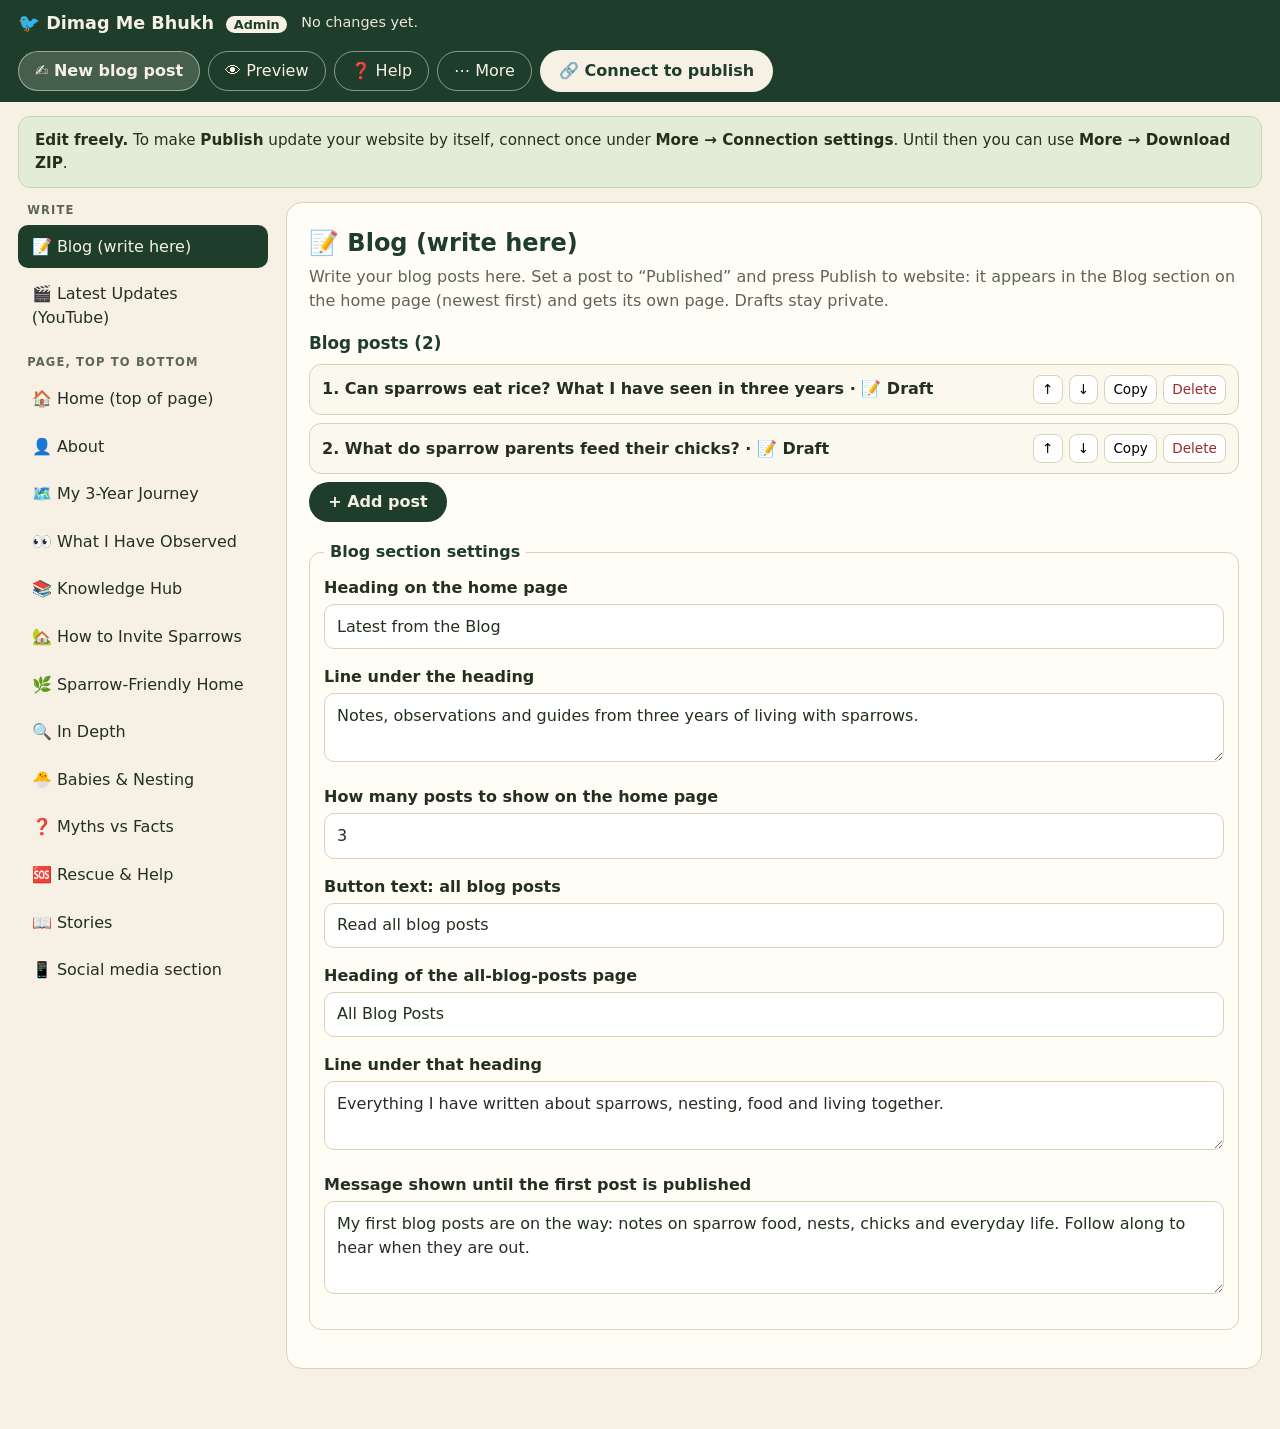
<file: admin/index.html>
<!DOCTYPE html>
<html lang="en">
<head>
<meta charset="utf-8">
<meta name="viewport" content="width=device-width, initial-scale=1">
<meta name="robots" content="noindex, nofollow">
<title>Admin · Dimag Me Bhukh</title>
<link rel="stylesheet" href="admin.css">
</head>
<body>
<header class="top">
  <div class="brand">🐦 Dimag Me Bhukh <span>Admin</span></div>
  <div id="status" class="status" role="status" aria-live="polite">Loading…</div>
  <div class="actions">
    <button id="newPost" type="button" class="ghost newpost">✍️ New blog post</button>
    <button id="pvBtn" type="button" class="ghost" aria-pressed="false">👁 Preview</button>
    <button id="helpBtn" type="button" class="ghost">❓ Help</button>
    <details class="more"><summary>⋯ More</summary>
      <div class="menu">
        <button id="connBtn" type="button" class="menuitem">🔗 Connection settings…</button>
        <button id="histBtn" type="button" class="menuitem">🕘 Older versions…</button>
        <button id="dl" type="button" class="menuitem">⬇ Download ZIP (backup)</button>
        <label class="menuitem">Load a saved content.js <input id="restore" type="file" accept=".js,.json,.txt"></label>
        <button id="discard" type="button" class="menuitem">Discard my draft</button>
      </div>
    </details>
    <button id="pub" type="button" class="primary">🚀 Publish to website</button>
  </div>
</header>

<div class="notice" id="notice"></div>
<div class="done" id="pubBox" hidden>
  <strong>Published.</strong> Your website shows the changes in about a minute. Refresh your website to see them.
  <button id="pubClose" type="button" class="ghost dark">Close</button>
</div>
<div class="done" id="doneBox" hidden>
  <strong>Your update was downloaded.</strong> To put it on your website:
  <ol>
    <li>Open the ZIP file you just downloaded and take out the files.</li>
    <li>Upload <b>index.html</b>, <b>content.js</b> and any new photos in the <b>images</b> folder to your website, replacing the old ones.</li>
    <li>Open your website and refresh the page.</li>
  </ol>
  <button id="doneClose" type="button" class="ghost">Close this message</button>
</div>

<div class="app">
  <nav class="side" aria-label="Sections"></nav>
  <main id="panel" class="panel" tabindex="-1"></main>
  <aside class="pvwrap" aria-label="Preview"><div class="pvbar">Preview of your website</div><iframe id="pv" title="Website preview"></iframe></aside>
</div>

<dialog id="conn">
  <h2>Connect to your website</h2>
  <p>Do this once on each computer. It lets <b>Publish</b> update your website directly, with no downloading or uploading.</p>
  <label class="fld"><span class="lab">Connection code (if someone gave you one)</span><textarea id="cCode" rows="2" placeholder="Paste the code here, then press Fill in"></textarea></label>
  <button id="cFill" type="button" class="mini">Fill in from code</button>
  <hr>
  <label class="fld"><span class="lab">GitHub user name</span><input id="cOwner" type="text" autocomplete="off"></label>
  <label class="fld"><span class="lab">Repository name</span><input id="cRepo" type="text" autocomplete="off"></label>
  <label class="fld"><span class="lab">Branch (usually main)</span><input id="cBranch" type="text" value="main" autocomplete="off"></label>
  <label class="fld"><span class="lab">Folder inside the repository (leave empty if the website is at the top)</span><input id="cPath" type="text" autocomplete="off"></label>
  <label class="fld"><span class="lab">Secret key (access token)</span><input id="cToken" type="password" autocomplete="off"><span class="help">Kept only in this browser. Use a key that can change only this repository.</span></label>
  <p id="cMsg" class="status" role="status"></p>
  <div class="btnrow">
    <button id="cTest" type="button" class="mini">Test connection</button>
    <button id="cSave" type="button" class="primary dark">Save</button>
    <button id="cMake" type="button" class="mini">Create a code to share</button>
    <button id="cOff" type="button" class="mini danger">Disconnect</button>
    <button id="cClose" type="button" class="mini">Close</button>
  </div>
  <textarea id="cOut" rows="3" readonly hidden></textarea>
</dialog>
<dialog id="hist">
  <h2>Older versions</h2>
  <p>Every time you publish, the website keeps a copy. Pick one to load it back into the editor, check it, then publish again.</p>
  <ul id="histList" class="histlist"></ul>
  <button id="histClose" type="button" class="mini">Close</button>
</dialog>
<dialog id="help">
  <h2>How this admin works</h2>
  <ol>
    <li><b>Pick a section</b> on the left and change the words. The preview shows your changes.</li>
    <li>Press <b>Publish to website</b>. Your website updates by itself in about a minute.</li>
  </ol>
  <h3>Writing a blog post</h3>
  <p>Press <b>✍️ New blog post</b>, write it, set <b>Status</b> to <b>Published</b> and press <b>Publish to website</b>. It then shows in the <b>Blog</b> section of your home page and gets its own page. Posts left on <b>Draft</b> stay private.</p>
  <p>The order of the sections on your website follows <b>Menu &amp; section order</b> (under Settings): move an entry up or down and its section moves too.</p>
  <p>The first time, press <b>Publish</b> and fill in the connection details (see Connection settings). After that it is one click.</p>
  <h3>Photos</h3>
  <p>Click <b>Choose file</b> under a photo to replace it. Photos are made smaller automatically. Add a short description for every photo.</p>
  <h3>Formatting words</h3>
  <p>A blank line starts a new paragraph. <code>*italic*</code> gives <i>italic</i>, <code>**bold**</code> gives <b>bold</b>, and <code>[text](https://address)</code> makes a link.</p>
  <h3>Cards and lists</h3>
  <p>Open a card to edit it. Use ↑ ↓ to move it, <b>Copy</b> to duplicate it and <b>Delete</b> to remove it. <b>+ Add</b> makes a new one.</p>
  <h3>Good to know</h3>
  <ul>
    <li>Your draft is kept in this browser. Use the same computer and browser next time, or download often.</li>
    <li>Nothing goes live until you press <b>Publish</b>. Only someone with the secret key can publish.</li>
    <li><b>More → Older versions</b> brings back an earlier version. <b>More → Download ZIP</b> saves a backup on your computer.</li>
  </ul>
  <button id="helpClose" type="button" class="primary">Close</button>
</dialog>

<script src="../content.js"></script>
<script src="../template.js"></script>
<script src="schema.js"></script>
<script src="admin.js"></script>
</body>
</html>
</file>
<file: style.css>
:root{--bg:#f6f1e4;--bg2:#ebe6d2;--ink:#24301f;--mute:#5d6652;--green:#1f3d2b;--leaf:#5e8c4a;--brown:#6b4a32;--sky:#8fb8d0;--line:#d9d2b8;--on:#f6f1e4;box-sizing:border-box;padding-top:env(safe-area-inset-top,0px);padding-bottom:env(safe-area-inset-bottom,0px)}
@media(prefers-color-scheme:dark){:root:not([data-theme="light"]){--bg:#141c14;--bg2:#1b251b;--ink:#e8e6d6;--mute:#a9b39a;--green:#9cc58a;--leaf:#7fb069;--brown:#c9a27c;--line:#33423a;--on:#141c14}}
:root[data-theme="dark"]{--bg:#141c14;--bg2:#1b251b;--ink:#e8e6d6;--mute:#a9b39a;--green:#9cc58a;--leaf:#7fb069;--brown:#c9a27c;--line:#33423a;--on:#141c14}
*{box-sizing:border-box}html{scroll-behavior:smooth;scroll-padding-top:calc(70px + env(safe-area-inset-top,0px));height:100%}
body{margin:0;background:var(--bg);color:var(--ink);font:18px/1.75 Karla,system-ui,sans-serif}
h1,h2{font-family:Fraunces,Georgia,serif;font-weight:600;line-height:1.1;color:var(--green);margin:0 0 .4em}
a{color:inherit}img{max-width:100%}.wrap{max-width:1080px;margin:0 auto;padding:0 22px}section{padding:84px 0}
:focus-visible{outline:3px solid var(--sky);outline-offset:3px}
nav{position:sticky;top:0;z-index:20;background:color-mix(in srgb,var(--bg) 90%,transparent);backdrop-filter:blur(10px);border-bottom:1px solid var(--line);padding-top:env(safe-area-inset-top,0px)}
nav .wrap{display:flex;justify-content:space-between;align-items:center;height:66px;gap:16px}
.brand{font:600 1.25rem Fraunces,serif;color:var(--green);text-decoration:none}nav .l{display:flex;gap:22px;font-size:.95rem}nav .l a{text-decoration:none}nav .l a:hover{color:var(--leaf)}
.btn{display:inline-block;padding:.8em 1.5em;border-radius:999px;background:var(--green);color:var(--on);text-decoration:none;font-weight:600;border:2px solid var(--green);transition:transform .2s}.btn:hover{transform:translateY(-2px)}.btn.alt{background:transparent;color:var(--green)}
.hero{padding:64px 0 80px}.hero .wrap{display:grid;grid-template-columns:1.1fr 1fr;gap:56px;align-items:center}
.hero h1{font-size:clamp(2.8rem,7vw,5rem)}.tag{font:italic 400 clamp(1.3rem,2.6vw,1.8rem)/1.35 Fraunces,serif;color:var(--brown);margin:0 0 .8em;max-width:20em}
.hero p.s{color:var(--mute);max-width:34em}.row{display:flex;gap:12px;flex-wrap:wrap;margin-top:26px}
.hero figure{margin:0;border-radius:28px 110px 28px 110px;overflow:hidden;border:1px solid var(--line);box-shadow:0 18px 50px rgba(31,61,43,.18);line-height:0;aspect-ratio:4/5}.hero figure img{width:100%;height:100%;object-fit:cover}
.note .wrap{max-width:720px}.note p{margin:0 0 1.2em}.lead{font:400 1.5rem/1.5 Fraunces,serif;color:var(--green)}
.sig{margin-top:34px;padding-top:22px;border-top:1px solid var(--line)}.sig b{display:block;font:600 1.5rem Fraunces,serif;color:var(--green)}.sig span{color:var(--mute)}
blockquote{margin:40px 0;font:italic 400 clamp(1.4rem,3vw,2rem)/1.4 Fraunces,serif;color:var(--green);border-left:4px solid var(--sky);padding-left:22px}
.sub{color:var(--mute);margin:0 0 30px}.grid{columns:3 250px;column-gap:14px}
.ph{display:block;width:100%;margin:0 0 14px;padding:0;border:0;border-radius:18px;overflow:hidden;cursor:zoom-in;background:var(--bg2);break-inside:avoid;line-height:0}.ph img{width:100%;height:auto;transition:transform .5s}.ph:hover img{transform:scale(1.04)}
dialog{border:0;padding:0;background:transparent;max-width:94vw;max-height:94vh;overflow:visible}dialog::backdrop{background:rgba(10,18,10,.88)}dialog img{display:block;max-height:88vh;max-width:94vw;border-radius:14px}
dialog button{position:absolute;top:-44px;right:0;background:#f6f1e4;color:#1f3d2b;border:0;border-radius:99px;padding:.4em 1em;font:600 1rem Karla,sans-serif;cursor:pointer}
.yt{background:var(--green);color:var(--on);text-align:center}.yt h2{color:var(--on)}.yt p{max-width:34em;margin:0 auto 26px;opacity:.85}.yt .btn{background:var(--on);color:var(--green);border-color:var(--on)}
footer{text-align:center;color:var(--mute);padding:34px 22px calc(34px + env(safe-area-inset-bottom,0px));font-size:.95rem}
@media(max-width:820px){.hero .wrap{grid-template-columns:1fr;gap:34px}.hero figure{aspect-ratio:1/1;border-radius:24px 80px 24px 80px}section{padding:60px 0}nav .l a.h{display:none}}
@media(prefers-reduced-motion:reduce){html{scroll-behavior:auto}*{transition:none!important}}
.wrap.wide{max-width:1080px}.topic{display:grid;grid-template-columns:1fr 1fr;gap:44px;align-items:center;padding:34px 0;border-top:1px solid var(--line)}.topic:nth-child(odd) .pics{order:-1}
.topic h3{font:600 1.7rem/1.2 Fraunces,serif;color:var(--green);margin:.1em 0 .4em}.topic p{margin:0 0 .8em}.topic ul{margin:0;padding-left:1.1em;color:var(--mute)}.topic li{margin:.2em 0}.num{font:600 .95rem Karla,sans-serif;color:var(--leaf);letter-spacing:.12em}
.pics{display:grid;grid-template-columns:repeat(2,1fr);gap:12px}.pics .ph{margin:0}.pics .ph img{aspect-ratio:3/4;object-fit:cover}.pics .ph:only-child{grid-column:1/-1;max-width:360px;margin:0 auto}
.mf{display:grid;grid-template-columns:repeat(auto-fit,minmax(min(300px,100%),1fr));gap:18px}.mc{border:1px solid var(--line);border-radius:20px;overflow:hidden;background:var(--bg)}.mc div{padding:18px 22px}.mc p{margin:.2em 0 0}.mc span{font:600 .8rem Karla,sans-serif;letter-spacing:.14em;text-transform:uppercase}
.mc .m{background:color-mix(in srgb,var(--brown) 14%,var(--bg));font-weight:600}.mc .m span{color:var(--brown)}.mc .f span{color:var(--leaf)}
@media(max-width:820px){.topic{grid-template-columns:1fr;gap:22px}.topic:nth-child(odd) .pics{order:0}}
.obs{margin-top:28px;border:2px solid var(--leaf);border-radius:24px;padding:26px 28px;background:color-mix(in srgb,var(--leaf) 10%,var(--bg))}.obs .tg{display:inline-block;background:var(--green);color:var(--on);border-radius:99px;padding:.15em .9em;font:600 .85rem Karla,sans-serif;margin-bottom:12px}
.obs span{font:600 .8rem Karla,sans-serif;letter-spacing:.14em;text-transform:uppercase}.obs .m2 span{color:var(--brown)}.obs .f2 span{color:var(--leaf)}.obs p{margin:.2em 0 .7em}.obs .m2 p{font-weight:600;font-size:1.2rem}.obs .cav{font-size:.92rem;color:var(--mute);border-top:1px solid var(--line);padding-top:12px;margin:14px 0 0}
.eye{font:600 .9rem Karla,sans-serif;letter-spacing:.16em;text-transform:uppercase;color:var(--leaf);margin:0 0 .6em}.hero h1{font-size:clamp(2.3rem,5.6vw,4.1rem)}
.alt{background:var(--bg2)}[hidden]{display:none!important}.menu-btn{font:600 .95rem Karla,sans-serif;background:var(--green);color:var(--on);border:0;border-radius:99px;padding:.5em 1.1em;cursor:pointer}nav .l{align-items:center}nav{position:sticky}
#menu{position:absolute;left:0;right:0;top:100%;background:var(--bg);border-bottom:1px solid var(--line);box-shadow:0 18px 30px rgba(0,0,0,.12);max-height:80vh;overflow:auto}.mg{max-width:1080px;margin:0 auto;padding:18px 22px 26px;display:grid;grid-template-columns:repeat(auto-fit,minmax(min(250px,100%),1fr));gap:4px 24px}.mg a{display:flex;gap:.5em;align-items:baseline;text-decoration:none;padding:.5em .2em;border-bottom:1px solid var(--line)}.mg a:hover{color:var(--leaf)}.mg b{color:var(--leaf);font-size:.85rem;margin-right:.5em}
.tl{list-style:none;margin:0 0 0 10px;padding:0 0 0 30px;border-left:2px solid var(--line)}.tl li{position:relative;padding-bottom:30px}.tl li::before{content:"";position:absolute;left:-39px;top:.5em;width:16px;height:16px;border-radius:50%;background:var(--leaf);border:3px solid var(--bg2)}.tl h3{font:600 1.45rem Fraunces,serif;color:var(--green);margin:0 0 .2em}.tl p{margin:0;max-width:60ch}.soon{color:var(--mute);font-style:italic}
.hc{display:grid;grid-template-columns:repeat(auto-fit,minmax(min(210px,100%),1fr));gap:14px;margin-bottom:46px}.hc a{display:flex;align-items:center;gap:12px;text-decoration:none;border:1px solid var(--line);border-radius:18px;padding:16px 18px;background:var(--bg);font:600 1.05rem Fraunces,serif;color:var(--green);transition:transform .2s}.hc a:hover{transform:translateY(-3px)}.hc span{font-size:1.6rem}.indepth{font:600 1.6rem Fraunces,serif;color:var(--green);margin:0 0 10px}
.qg{display:grid;grid-template-columns:repeat(auto-fit,minmax(min(290px,100%),1fr));gap:18px;margin-top:26px}.q{background:var(--bg);border:1px solid var(--line);border-radius:20px;padding:22px}.q h3{font:600 1.25rem Fraunces,serif;color:var(--green);margin:0 0 .4em}.q p{margin:0}
#babies .pics{max-width:520px}.pics.three{grid-template-columns:repeat(3,1fr);margin-top:26px}
.cmp{display:grid;grid-template-columns:1fr 1fr;gap:18px;margin-top:26px}.cmp>div{border-radius:20px;padding:22px;border:1px solid var(--line);background:var(--bg)}.cmp span{font:600 .8rem Karla,sans-serif;letter-spacing:.14em;text-transform:uppercase}.ok2 span{color:var(--leaf)}.help span{color:var(--brown)}.cmp ul{margin:.6em 0;padding-left:1.1em}.cmp p{margin:0;color:var(--mute)}
.og,.bg{display:grid;grid-template-columns:repeat(auto-fit,minmax(min(250px,100%),1fr));gap:18px}.oc,.bc{background:var(--bg);border:1px solid var(--line);border-radius:20px;padding:22px}.oc h3,.bc h3{font:600 1.25rem Fraunces,serif;color:var(--green);margin:0 0 .4em}.oc p,.bc p{margin:0}.bc span{font-size:1.7rem}
.disc{margin-top:28px;padding:16px 20px;border-left:4px solid var(--brown);background:var(--bg);border-radius:0 14px 14px 0;color:var(--mute);font-size:.95rem;max-width:none}.inv{border:2px dashed var(--line);border-radius:24px;padding:34px;text-align:center}.inv p{margin:0 auto .6em}.inv .lead{font:400 1.5rem Fraunces,serif;color:var(--green)}
#connect .row,#contact .row{margin-top:6px}
@media(max-width:820px){.cmp{grid-template-columns:1fr}.pics.three{grid-template-columns:1fr 1fr}nav .l a.h{display:none}}

.hero{position:relative;overflow:hidden}.hero .wrap{position:relative;z-index:1}.sky{position:absolute;inset:0;pointer-events:none;z-index:0}
.bird{position:absolute;left:-80px;width:46px;color:var(--green);opacity:.4;animation:cross 30s linear infinite}.bird:nth-child(2){top:22%;width:32px;animation-duration:42s;animation-delay:-14s}.bird:nth-child(3){top:60%;width:26px;animation-duration:36s;animation-delay:-26s}.bird:nth-child(1){top:10%}
@keyframes cross{0%{transform:translate(0,0)}50%{transform:translate(55vw,-26px)}100%{transform:translate(115vw,10px)}}
.lf{position:absolute;top:-24px;width:14px;height:14px;background:var(--leaf);border-radius:0 100% 0 100%;opacity:.5;animation:fall 15s linear infinite}
@keyframes fall{to{transform:translate(70px,110vh) rotate(420deg)}}
@keyframes up{from{opacity:0;transform:translateY(22px)}to{opacity:1;transform:none}}
.hero .wrap>div>*{animation:up .9s both}.hero .wrap>div>*:nth-child(2){animation-delay:.12s}.hero .wrap>div>*:nth-child(3){animation-delay:.24s}.hero .wrap>div>*:nth-child(4){animation-delay:.36s}.hero .wrap>div>*:nth-child(5){animation-delay:.48s}
.hero figure{animation:up 1.1s .3s both,bob 7s 1.5s ease-in-out infinite}@keyframes bob{50%{transform:translateY(-9px)}}
#prog{position:absolute;left:0;bottom:-1px;height:3px;width:100%;background:var(--leaf);transform-origin:left;transform:scaleX(var(--p,0))}
#menu:not([hidden]){animation:dn .28s ease}@keyframes dn{from{opacity:0;transform:translateY(-8px)}}
.js .rv{opacity:0;transform:translateY(26px);transition:opacity .8s ease,transform .8s ease}.js .rv.vis{opacity:1;transform:none}
.tl li.vis::before{animation:pop .7s}@keyframes pop{0%{transform:scale(.3)}60%{transform:scale(1.4)}100%{transform:scale(1)}}
.mc,.q,.bc,.oc{transition:transform .25s,box-shadow .25s}.mc:hover,.q:hover,.bc:hover,.oc:hover{transform:translateY(-4px);box-shadow:0 12px 28px rgba(31,61,43,.12)}
@media(prefers-reduced-motion:reduce){.bird,.lf,.hero figure,.hero .wrap>div>*{animation:none!important}.js .rv{opacity:1;transform:none}}
.skip{position:absolute;left:-999px;top:8px;background:var(--green);color:var(--on);padding:.6em 1em;border-radius:10px;z-index:99}.skip:focus{left:10px}
.ig{display:grid;grid-template-columns:1.2fr 1fr;gap:34px;align-items:start}.ideaform{background:var(--bg);border:1px solid var(--line);border-radius:24px;padding:26px;display:grid;gap:14px}.ideaform label{display:grid;gap:5px;font-size:.92rem;color:var(--mute)}.ideaform input,.ideaform select,.ideaform textarea{padding:.7em .9em;border:1px solid var(--line);border-radius:12px;background:var(--bg2);color:var(--ink);font:inherit;width:100%}.ideaform button{font:inherit;font-weight:600;cursor:pointer}.fnote{margin:0;font-size:.9rem;color:var(--mute)}
.ideainfo h3{font:600 1.4rem Fraunces,serif;color:var(--green);margin:0 0 .4em}.ideainfo ol{margin:0 0 1em;padding-left:1.2em}.ideainfo li{margin:.3em 0}.ideainfo a{color:var(--green);font-weight:600}
.totop{position:fixed;right:16px;bottom:calc(16px + env(safe-area-inset-bottom,0px));width:46px;height:46px;border-radius:50%;border:0;background:var(--green);color:var(--on);font-size:1.3rem;cursor:pointer;box-shadow:0 8px 22px rgba(0,0,0,.25);opacity:0;pointer-events:none;transition:opacity .3s,transform .3s;transform:translateY(10px);z-index:30}.totop.on{opacity:1;pointer-events:auto;transform:none}
footer a{color:inherit}@media(max-width:820px){.ig{grid-template-columns:1fr}}

.namenote{margin:-.2em 0 1.2em;color:var(--mute);font-style:italic}.in2{font:600 1.6rem Fraunces,serif;color:var(--green);margin:46px 0 14px}
.seasons{display:grid;grid-template-columns:repeat(auto-fit,minmax(min(240px,100%),1fr));gap:18px}.sn{background:var(--bg);border:1px solid var(--line);border-radius:20px;padding:20px 22px}.sn span{font-size:1.7rem}.sn h4{font:600 1.2rem Fraunces,serif;color:var(--green);margin:.2em 0}.sn p{margin:0}
.chkl{display:grid;grid-template-columns:repeat(auto-fit,minmax(min(270px,100%),1fr));gap:6px 24px}.chkl label{display:flex;gap:10px;align-items:flex-start;cursor:pointer}.chkl input{margin-top:.45em;accent-color:var(--leaf)}
.meter2{height:10px;border-radius:9px;background:var(--bg2);border:1px solid var(--line);overflow:hidden;margin:16px 0 8px}.meter2 i{display:block;height:100%;width:0;background:var(--leaf);transition:width .4s}.fnote{margin:0;font-size:.92rem;color:var(--mute)}
.src{margin-top:34px;border-top:1px solid var(--line);padding-top:22px}.src h3{font:600 1.4rem Fraunces,serif;color:var(--green);margin:0 0 .4em}.src ul{margin:0 0 .8em;padding-left:1.1em}.src li{margin:.35em 0}.src a{color:var(--green);font-weight:600}.src p{color:var(--mute);font-size:.92rem;margin:0;max-width:none}
.share{display:inline-block;margin-top:10px;padding:.4em 1em;border-radius:99px;border:1px solid var(--leaf);color:var(--green);text-decoration:none;font:600 .88rem Karla,sans-serif}.share:hover{background:var(--leaf);color:var(--on)}

.proof{margin-top:40px;border-top:1px solid var(--line);padding-top:26px}.proof h3{font:600 1.7rem Fraunces,serif;color:var(--green);margin:0 0 .3em}.pnote{color:var(--mute);font-size:.95rem;max-width:none;margin:.4em 0}.pnote a{color:var(--green);font-weight:600}
.pg{display:grid;grid-template-columns:repeat(auto-fit,minmax(min(300px,100%),1fr));gap:18px;margin:20px 0}.pf{background:var(--bg);border:1px solid var(--line);border-radius:20px;padding:22px}.pf h4{font:600 1.15rem/1.3 Fraunces,serif;color:var(--green);margin:0 0 .5em}.pf p{margin:0 0 .7em;font-size:.97rem}.pf ul{margin:0;padding-left:1.1em;font-size:.92rem}.pf li{margin:.3em 0}.pf a{color:var(--green);font-weight:600}

.sg{display:grid;grid-template-columns:repeat(auto-fill,minmax(min(270px,100%),1fr));gap:22px}.sc{background:var(--bg);border:1px solid var(--line);border-radius:20px;overflow:hidden;display:flex;flex-direction:column}
.sc .th{height:130px;background:var(--bg2);display:grid;place-items:center;font-size:3rem;overflow:hidden}.sc .th img{width:100%;height:100%;object-fit:cover}.sc .bd{padding:20px;display:flex;flex-direction:column;gap:6px;flex:1;align-items:flex-start}
.sc .cat{color:var(--leaf);font-weight:600;font-size:.9rem}.sc h3{font:600 1.3rem Fraunces,serif;color:var(--green);margin:0}.sc p{margin:0;color:var(--mute)}.sc .dt{color:var(--mute);font-size:.88rem}.sc .btn{margin-top:auto;padding:.5em 1.1em}
.steps{list-style:none;counter-reset:s;margin:0;padding:0;display:grid;grid-template-columns:repeat(auto-fit,minmax(min(290px,100%),1fr));gap:18px}.stp{counter-increment:s;background:var(--bg);border:1px solid var(--line);border-radius:20px;padding:22px}
.stp::before{content:counter(s);display:grid;place-items:center;width:36px;height:36px;border-radius:50%;background:var(--green);color:var(--on);font:600 1rem Karla,sans-serif;margin-bottom:10px}.stp h3{font:600 1.25rem Fraunces,serif;color:var(--green);margin:0 0 .4em}.stp p{margin:0}.stp p+p{margin-top:.6em}
.pq{margin:34px 0 0;font:italic 400 clamp(1.3rem,2.6vw,1.8rem)/1.4 Fraunces,serif;color:var(--green);border-left:4px solid var(--sky);padding-left:22px;max-width:36em}.pq span{display:block;margin-top:.4em;font:400 .95rem Karla,sans-serif;color:var(--mute);font-style:normal}

.brand{font-size:1.7rem;letter-spacing:.01em}.socs{display:flex;gap:8px;align-items:center}
.soc{display:inline-flex;align-items:center;justify-content:center;width:38px;height:38px;border-radius:50%;color:var(--green);border:1px solid var(--line);transition:background .2s,color .2s,transform .2s}.soc:hover{background:var(--green);color:var(--on);transform:translateY(-2px)}.soc svg{width:18px;height:18px;fill:currentColor}
nav .l{gap:14px}
@media(max-width:520px){.brand{font-size:1.4rem}.soc{width:34px;height:34px}.soc svg{width:16px;height:16px}nav .l{gap:8px}nav .wrap{gap:8px}}

.brand,.menu-btn{white-space:nowrap}
@media(max-width:400px){.brand{font-size:1.2rem}.soc{width:32px;height:32px}.soc svg{width:15px;height:15px}.menu-btn{padding:.45em .9em;font-size:.9rem}nav .l{gap:6px}}

:root{--leafd:#3f6b2f}@media(prefers-color-scheme:dark){:root:not([data-theme="light"]){--leafd:#7fb069}}:root[data-theme="dark"]{--leafd:#7fb069}
.eye,.num,.mc .f span,.ok2 span,.obs .f2 span,.cat,.sc .cat{color:var(--leafd)}
.js .mc.rv.vis,.js .q.rv.vis,.js .bc.rv.vis,.js .oc.rv.vis{transition:transform .25s,box-shadow .25s,opacity .8s}
@media(max-width:340px){.brand{font-size:1.05rem}.soc{width:28px;height:28px}.soc svg{width:13px;height:13px}.menu-btn{padding:.4em .7em;font-size:.82rem}nav .l{gap:4px}nav .wrap{gap:4px}}

@media(max-width:820px){.ig,.topic,.cmp,.hero .wrap{grid-template-columns:minmax(0,1fr)}}
.ideainfo a,footer a,.pnote a,.pf a,.src a{overflow-wrap:anywhere}

/* ===== Posts (blog) ===== */
.pgrid{display:grid;grid-template-columns:repeat(auto-fill,minmax(min(280px,100%),1fr));gap:22px;margin-top:8px}
.pcard{background:var(--bg);border:1px solid var(--line);border-radius:20px;overflow:hidden;display:flex;flex-direction:column;transition:transform .25s,box-shadow .25s}.pcard:hover{transform:translateY(-4px);box-shadow:0 12px 28px rgba(31,61,43,.12)}
.pimg{display:grid;place-items:center;height:190px;background:var(--bg2);font-size:3rem;text-decoration:none;overflow:hidden}.pimg img{width:100%;height:100%;object-fit:cover;transition:transform .5s}.pcard:hover .pimg img{transform:scale(1.05)}
.pbd{padding:20px;display:flex;flex-direction:column;gap:6px;flex:1;align-items:flex-start}.pbd h3{font:600 1.3rem/1.25 Fraunces,serif;margin:0}.pbd h3 a{color:var(--green);text-decoration:none}.pbd p{margin:0;color:var(--mute);font-size:.97rem}.pbd .dt{color:var(--mute);font-size:.88rem}.pbd .btn{margin-top:auto;padding:.5em 1.1em}
.pbd .cat,.postpage .cat{font-weight:600;font-size:.9rem;color:var(--leafd)}
.center{text-align:center;margin-top:30px;max-width:none}
.postpage{padding:56px 0 80px}.postpage h1{font-size:clamp(2rem,5vw,3.2rem);margin:.2em 0 .3em}.narrow{max-width:780px}
.crumbs{margin:0 0 12px;font-size:.95rem}.crumbs a{color:var(--green);font-weight:600}
.meta{color:var(--mute);margin:0 0 24px;font-size:.95rem}
.pcover{margin:0 0 28px;border-radius:24px;overflow:hidden;line-height:0;border:1px solid var(--line)}.pcover img{width:100%;height:auto;max-height:520px;object-fit:cover}
.pbody{font-size:1.1rem;line-height:1.8}.pbody p{max-width:none}.pbody h2{font-size:1.8rem;margin:1.6em 0 .4em}.pbody h3{font-size:1.35rem;margin:1.4em 0 .3em}
.pbody ul,.pbody ol{padding-left:1.3em}.pbody li{margin:.3em 0}.pbody a{color:var(--green);font-weight:600;overflow-wrap:anywhere}
.pbody blockquote{margin:1.4em 0;padding-left:20px;border-left:4px solid var(--sky);font:italic 400 1.3rem/1.5 Fraunces,serif;color:var(--green)}
.pbody hr{border:0;border-top:1px solid var(--line);margin:2em 0}.pfig{margin:1.6em 0}.pfig img{width:100%;height:auto;border-radius:18px;display:block}.pfig figcaption{color:var(--mute);font-size:.9rem;margin-top:6px;text-align:center}
.shr{display:flex;gap:10px;flex-wrap:wrap;align-items:center;margin:34px 0 10px;padding-top:20px;border-top:1px solid var(--line)}.shr span{font-weight:600}.shr .btn{padding:.45em 1.1em;font-size:.95rem}
.moreh{margin-top:50px}
.chips{display:flex;gap:8px;flex-wrap:wrap;margin:6px 0 26px}.chip{border:1px solid var(--line);background:var(--bg);color:var(--ink);border-radius:99px;padding:.4em 1.1em;cursor:pointer;font:inherit}.chip.on{background:var(--green);color:var(--on);border-color:var(--green)}
.pcard.hide{display:none}
/* Latest updates (YouTube) */
.yt .btn.alt{background:transparent;color:var(--on)}.yt .sub{color:var(--on);opacity:.85}
.vframe{position:relative;aspect-ratio:16/9;max-width:880px;margin:0 auto;border-radius:20px;overflow:hidden;background:#0d1f15;box-shadow:0 18px 50px rgba(0,0,0,.35)}
.vframe iframe{position:absolute;inset:0;width:100%;height:100%;border:0}
.vph{position:absolute;inset:0;display:grid;place-content:center;justify-items:center;padding:20px;color:#cdd9c3}.vph span{font-size:2.6rem}.vph p{margin:0}
.vmore{margin:48px 0 18px;font-size:1.35rem;color:var(--on);text-align:left}
.vgrid{display:grid;grid-template-columns:repeat(auto-fill,minmax(min(240px,100%),1fr));gap:22px;text-align:left}
.vcard{display:block;text-decoration:none;color:var(--on)}.vcard b{display:block;margin-top:10px;font-weight:600;line-height:1.35}
.vth{position:relative;display:block;aspect-ratio:16/9;border-radius:14px;overflow:hidden;background:#0d1f15}.vth img{width:100%;height:100%;object-fit:cover;transition:transform .4s}.vcard:hover .vth img{transform:scale(1.05)}
.vth i{position:absolute;inset:0;margin:auto;width:52px;height:52px;border-radius:50%;background:rgba(0,0,0,.62);color:#fff;font-style:normal;display:grid;place-items:center;font-size:1.1rem;padding-left:3px}
.vbtns{justify-content:center}
/* Blog section on the home page: friendly note shown until the first post is published */
.blogsoon{max-width:680px;margin:6px 0 0;text-align:left;border:2px dashed var(--line);border-radius:24px;padding:28px 28px 30px;background:var(--bg)}
.blogsoon>span{display:block;font-size:2.2rem;line-height:1.2;margin-bottom:6px}
.blogsoon p{margin:0;color:var(--mute);max-width:34em}
.blogsoon .row{justify-content:flex-start;margin-top:18px}
.blogsoon .btn{padding:.55em 1.2em;font-size:.95rem}

/* Show more / Show less on long boxes */
x-clip{display:block;position:relative}
x-clip.cl-on{max-height:280px;overflow:hidden;transition:max-height .35s ease}
x-clip.cl-on:not(.cl-open)::after{content:"";position:absolute;left:0;right:0;bottom:0;height:64px;background:linear-gradient(to bottom,transparent,var(--bg));pointer-events:none}
.more-btn{display:inline-block;margin-top:12px;padding:.4em 1em;border-radius:99px;border:1px solid var(--leaf);background:transparent;color:var(--green);font:600 .88rem Karla,sans-serif;cursor:pointer}
.more-btn:hover{background:var(--leaf);color:var(--on)}
.mc .more-btn{margin:2px 22px 18px}
.cl-card{scroll-margin-top:90px}
@media(prefers-reduced-motion:reduce){x-clip.cl-on{transition:none}}
@media print{x-clip.cl-on{max-height:none!important}x-clip.cl-on::after,.more-btn{display:none!important}}
</file>
<file: admin/admin.css>
:root{--bg:#f6f1e4;--card:#fffdf6;--ink:#24301f;--mute:#5d6652;--green:#1f3d2b;--leaf:#3f6b2f;--line:#d9d2b8;--warn:#8a5a00;--bad:#9b2c2c}
*{box-sizing:border-box}html,body{margin:0}
body{background:var(--bg);color:var(--ink);font:16px/1.5 system-ui,-apple-system,"Segoe UI",Roboto,sans-serif}
button,input,textarea,select{font:inherit}
.top{position:sticky;top:0;z-index:30;display:flex;align-items:center;gap:14px;padding:10px 18px;background:var(--green);color:#f6f1e4;flex-wrap:wrap}
.top .brand{font-weight:700;font-size:1.1rem}.top .brand span{background:#f6f1e4;color:var(--green);border-radius:99px;padding:.05em .6em;font-size:.8rem;margin-left:6px}
.status{flex:1;min-width:200px;font-size:.9rem;opacity:.95}.status.warn{color:#ffe9a8}.status.bad{color:#ffb4b4}
.actions{display:flex;gap:8px;align-items:center;flex-wrap:wrap}
button{cursor:pointer}
.primary{background:#f6f1e4;color:var(--green);border:0;border-radius:99px;padding:.55em 1.2em;font-weight:700}.primary:hover{background:#fff}
.ghost{background:transparent;color:#f6f1e4;border:1px solid rgba(246,241,228,.5);border-radius:99px;padding:.45em 1em}.ghost:hover,.ghost[aria-pressed=true]{background:rgba(246,241,228,.18)}
.more{position:relative}.more summary{list-style:none;cursor:pointer;color:#f6f1e4;border:1px solid rgba(246,241,228,.5);border-radius:99px;padding:.45em 1em}.more summary::-webkit-details-marker{display:none}
.more .menu{position:absolute;right:0;top:calc(100% + 6px);background:var(--card);color:var(--ink);border:1px solid var(--line);border-radius:12px;min-width:230px;box-shadow:0 10px 30px rgba(0,0,0,.2);padding:6px;z-index:40}
.menuitem{display:block;width:100%;text-align:left;background:none;border:0;padding:.6em .8em;border-radius:8px;cursor:pointer;font-size:.95rem}.menuitem:hover{background:#efe9d3}.menuitem input{display:block;margin-top:6px;max-width:100%}
.notice,.done{margin:14px 18px 0;padding:12px 16px;border-radius:12px;font-size:.95rem}
.notice{background:#e3ecd6;border:1px solid #c6d6b0}.done{background:#fff4d6;border:1px solid #ecd48a}.done ol{margin:.4em 0 .6em;padding-left:1.2em}
.app{display:grid;grid-template-columns:250px minmax(0,1fr);gap:18px;padding:14px 18px 60px;align-items:start}
.side{position:sticky;top:78px;display:flex;flex-direction:column;gap:4px;max-height:calc(100vh - 96px);overflow:auto}
.side button{text-align:left;background:transparent;border:1px solid transparent;border-radius:10px;padding:.55em .8em;color:var(--ink)}
.side button:hover{background:#ebe6d2}.side button.on{background:var(--green);color:#f6f1e4}
.panel{background:var(--card);border:1px solid var(--line);border-radius:16px;padding:22px;min-width:0}
.panel h2{margin:0 0 4px;color:var(--green)}.lead{color:var(--mute);margin:0 0 18px}
.fld{display:block;margin:0 0 16px}.lab{display:block;font-weight:600;margin-bottom:4px}.lab.big{font-size:1.05rem;margin:6px 0 8px;color:var(--green)}
.help{display:block;color:var(--mute);font-size:.85rem;margin-top:3px}
.fld input[type=text],.fld textarea{width:100%;padding:.6em .75em;border:1px solid var(--line);border-radius:10px;background:#fff;color:var(--ink)}
.fld input:focus,.fld textarea:focus,button:focus-visible,summary:focus-visible{outline:3px solid #8fb8d0;outline-offset:1px}
textarea{resize:vertical;line-height:1.5}
.group{border:1px solid var(--line);border-radius:12px;padding:12px 14px;margin:0 0 16px}.group legend{font-weight:700;color:var(--green);padding:0 6px}
.list{margin:0 0 18px}
.item{border:1px solid var(--line);border-radius:12px;margin:0 0 8px;background:#fbf8ee}
.item>summary{display:flex;align-items:center;justify-content:space-between;gap:10px;padding:10px 12px;cursor:pointer;list-style:none}.item>summary::-webkit-details-marker{display:none}
.ititle{font-weight:600;overflow:hidden;text-overflow:ellipsis;white-space:nowrap}.tools{display:flex;gap:6px;flex-shrink:0}
.ibody{padding:4px 14px 10px;border-top:1px solid var(--line)}.ibody .list .item{background:#fff}
.mini{background:#fff;border:1px solid var(--line);border-radius:8px;padding:.25em .6em;font-size:.85rem}.mini:hover{background:#efe9d3}.mini.danger{color:var(--bad)}
.add{background:var(--green);color:#f6f1e4;border:0;border-radius:99px;padding:.5em 1.2em;font-weight:600}
.imgf .imgrow{display:flex;gap:14px;align-items:flex-start;margin:8px 0;padding:10px;border:1px dashed var(--line);border-radius:12px;background:#fbf8ee}
.thumb{width:130px;height:100px;border-radius:10px;background:#ebe6d2;display:grid;place-items:center;color:var(--mute);font-size:.85rem;overflow:hidden;flex-shrink:0}.thumb img{width:100%;height:100%;object-fit:cover}
.imgside{flex:1;min-width:0;display:flex;flex-direction:column;gap:6px}.imgside input[type=text]{width:100%;padding:.5em .7em;border:1px solid var(--line);border-radius:10px}.btns{display:flex;gap:6px}.addrow{display:flex;gap:10px;align-items:center;flex-wrap:wrap}
.pvwrap{display:none;position:sticky;top:78px;height:calc(100vh - 96px);border:1px solid var(--line);border-radius:16px;overflow:hidden;background:#fff;flex-direction:column}
.pvbar{padding:8px 12px;background:#ebe6d2;font-weight:600;font-size:.9rem}.pvwrap iframe{flex:1;border:0;width:100%;background:#fff}
body.showpv .app{grid-template-columns:230px minmax(0,1fr) minmax(0,1fr)}body.showpv .pvwrap{display:flex}
dialog{border:0;border-radius:16px;max-width:560px;width:92%;padding:22px 26px;background:var(--card);color:var(--ink)}dialog::backdrop{background:rgba(10,18,10,.6)}dialog h2{margin-top:0;color:var(--green)}dialog h3{margin:1em 0 .2em}
@media(max-width:900px){
 .app{grid-template-columns:minmax(0,1fr)}.side{position:static;flex-direction:row;overflow-x:auto;max-height:none;padding-bottom:6px}.side button{white-space:nowrap;border:1px solid var(--line);background:var(--card)}
 body.showpv .app{grid-template-columns:minmax(0,1fr)}body.showpv .pvwrap{position:fixed;inset:60px 0 0 0;height:auto;z-index:25;border-radius:0}
 .imgf .imgrow{flex-direction:column}.thumb{width:100%;height:140px}
}

.ghost.dark{color:var(--green);border-color:var(--green);margin-left:10px}.primary.dark{background:var(--green);color:#f6f1e4}.primary.dark:hover{background:#2c5440}
.primary:disabled{opacity:.6;cursor:wait}
dialog hr{border:0;border-top:1px solid var(--line);margin:14px 0}.btnrow{display:flex;gap:8px;flex-wrap:wrap;margin-top:8px}
dialog input[type=text],dialog input[type=password],dialog textarea{width:100%;padding:.55em .7em;border:1px solid var(--line);border-radius:10px;background:#fff;color:var(--ink)}
#cMsg{min-height:1.4em;color:var(--mute);margin:6px 0}#cMsg.bad{color:var(--bad)}#cMsg.good{color:var(--leaf)}#cOut{margin-top:10px;font:12px/1.4 monospace}
.histlist{list-style:none;padding:0;margin:0 0 12px;max-height:50vh;overflow:auto}.histlist li{display:flex;justify-content:space-between;gap:10px;align-items:center;border-bottom:1px solid var(--line);padding:8px 2px}.histlist small{color:var(--mute)}
.fld select,.fld input[type=date],.fld input[type=number]{width:100%;padding:.6em .75em;border:1px solid var(--line);border-radius:10px;background:#fff;color:var(--ink)}
.toolbar{display:flex;flex-wrap:wrap;gap:6px;margin-bottom:6px}.toolbar .mini{font-weight:600}
textarea.rich{width:100%;min-height:320px;padding:.7em .85em;border:1px solid var(--line);border-radius:10px;background:#fff;font-size:1rem;line-height:1.6}
.hidden{display:none}
.newpost{background:rgba(246,241,228,.18);font-weight:700}
.side .grp{margin:10px 0 2px;padding:0 .8em;font-size:.72rem;font-weight:700;letter-spacing:.1em;text-transform:uppercase;color:var(--mute)}.side .grp:first-child{margin-top:0}
@media(max-width:900px){.side .grp{display:none}}
</file>
